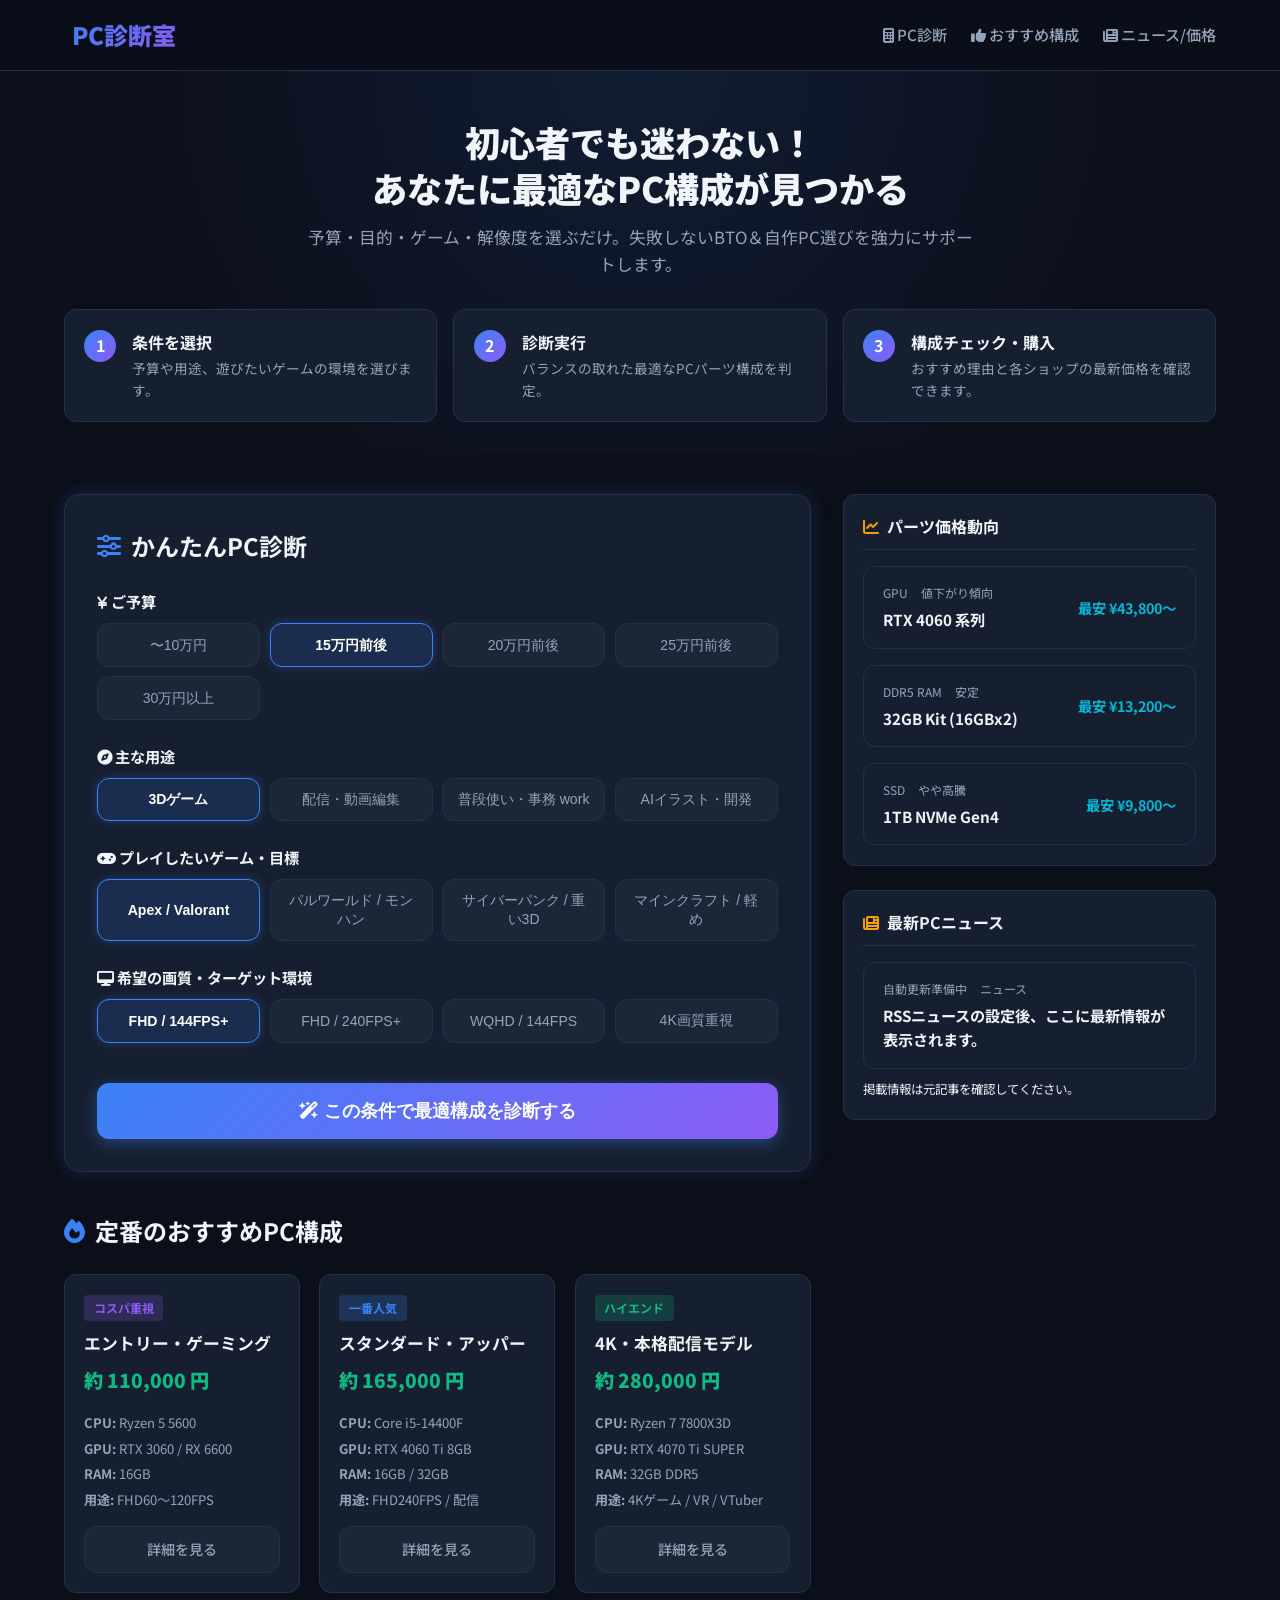
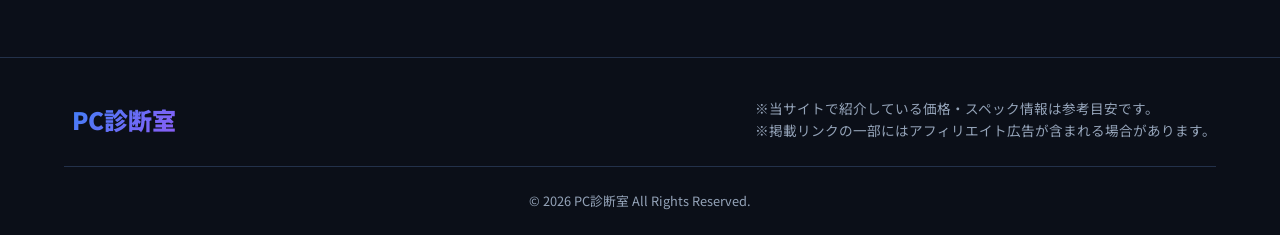
<file: pc_shindan_auto_starter/pc_shindan_auto_starter/index.html>
<!DOCTYPE html>
<html lang="ja">
<head>
    <meta charset="UTF-8">
    <meta name="viewport" content="width=device-width, initial-scale=1.0">
    <title>PC診断室 - 自分に最適なBTO/自作PC構成が見つかるサイト</title>
    <!-- Google Fonts & Font Awesome Icons -->
    <link rel="preconnect" href="https://fonts.googleapis.com">
    <link rel="preconnect" href="https://fonts.gstatic.com" crossorigin>
    <link href="https://fonts.googleapis.com/css2?family=Noto+Sans+JP:wght@400;500;700;900&display=swap" rel="stylesheet">
    <link rel="stylesheet" href="https://cdnjs.cloudflare.com/ajax/libs/font-awesome/6.4.0/css/all.min.css">

    <style>
        /* ==========================================================================
           デザインコンセプト：ダークテーマ / 横長カード / 3列レイアウト / ネオンアクセント
           ========================================================================== */
        :root {
            --bg-color: #0b0f19;
            --card-bg: #161f30;
            --card-border: #23314a;
            --card-hover-border: #3b82f6;
            --text-main: #f1f5f9;
            --text-muted: #94a3b8;
            --accent-blue: #3b82f6;
            --accent-cyan: #06b6d4;
            --accent-purple: #8b5cf6;
            --accent-green: #10b981;
            --accent-orange: #f59e0b;
            --gradient-accent: linear-gradient(135deg, #3b82f6 0%, #8b5cf6 100%);
            --radius-md: 12px;
            --radius-lg: 16px;
            --shadow-glow: 0 0 20px rgba(59, 130, 246, 0.2);
            --transition: all 0.3s cubic-bezier(0.4, 0, 0.2, 1);
        }

        * {
            box-sizing: border-box;
            margin: 0;
            padding: 0;
        }

        body {
            background-color: var(--bg-color);
            color: var(--text-main);
            font-family: 'Noto Sans JP', sans-serif;
            line-height: 1.6;
            -webkit-font-smoothing: antialiased;
        }

        a {
            color: inherit;
            text-decoration: none;
        }

        /* ヘッダー */
        header {
            background: rgba(11, 15, 25, 0.85);
            backdrop-filter: blur(12px);
            border-bottom: 1px solid var(--card-border);
            position: sticky;
            top: 0;
            z-index: 100;
            padding: 1rem 0;
        }

        .container {
            max-width: 1200px;
            margin: 0 auto;
            padding: 0 1.5rem;
        }

        .header-inner {
            display: flex;
            justify-content: space-between;
            align-items: center;
        }

        .logo {
            font-size: 1.5rem;
            font-weight: 900;
            background: var(--gradient-accent);
            -webkit-background-clip: text;
            -webkit-text-fill-color: transparent;
            display: flex;
            align-items: center;
            gap: 0.5rem;
        }

        .nav-links {
            display: flex;
            gap: 1.5rem;
            list-style: none;
        }

        .nav-links a {
            color: var(--text-muted);
            font-size: 0.95rem;
            font-weight: 500;
            transition: var(--transition);
        }

        .nav-links a:hover {
            color: var(--accent-blue);
        }

        /* ヒーローセクション */
        .hero {
            padding: 3rem 0 2rem;
            text-align: center;
            background: radial-gradient(circle at top, rgba(59, 130, 246, 0.12) 0%, transparent 70%);
        }

        .hero h1 {
            font-size: 2.2rem;
            font-weight: 900;
            margin-bottom: 0.8rem;
            line-height: 1.3;
        }

        .hero p {
            color: var(--text-muted);
            font-size: 1.05rem;
            max-width: 680px;
            margin: 0 auto 1.5rem;
        }

        /* 初めての人向けの使い方ステップ */
        .how-to-steps {
            display: grid;
            grid-template-columns: repeat(3, 1fr);
            gap: 1rem;
            margin-top: 2rem;
            text-align: left;
        }

        .step-card {
            background: var(--card-bg);
            border: 1px solid var(--card-border);
            border-radius: var(--radius-md);
            padding: 1.2rem;
            display: flex;
            align-items: flex-start;
            gap: 1rem;
        }

        .step-number {
            background: var(--gradient-accent);
            color: #fff;
            width: 32px;
            height: 32px;
            border-radius: 50%;
            display: flex;
            align-items: center;
            justify-content: center;
            font-weight: 700;
            flex-shrink: 0;
        }

        .step-info h4 {
            font-size: 1rem;
            margin-bottom: 0.2rem;
        }

        .step-info p {
            font-size: 0.85rem;
            color: var(--text-muted);
            margin: 0;
        }

        /* セクション共通 */
        .section-title {
            font-size: 1.5rem;
            font-weight: 700;
            margin-bottom: 1.5rem;
            display: flex;
            align-items: center;
            gap: 0.6rem;
        }

        .section-title i {
            color: var(--accent-blue);
        }

        .main-grid {
            display: grid;
            grid-template-columns: 2fr 1fr;
            gap: 2rem;
            margin-top: 2.5rem;
        }

        /* PC診断カード（インタラクティブ） */
        .diagnosis-card {
            background: var(--card-bg);
            border: 1px solid var(--card-border);
            border-radius: var(--radius-lg);
            padding: 2rem;
            box-shadow: var(--shadow-glow);
        }

        .form-group {
            margin-bottom: 1.5rem;
        }

        .form-label {
            display: block;
            font-size: 0.95rem;
            font-weight: 700;
            margin-bottom: 0.6rem;
            color: var(--text-main);
        }

        .options-grid {
            display: grid;
            grid-template-columns: repeat(auto-fit, minmax(130px, 1fr));
            gap: 0.6rem;
        }

        .option-btn {
            background: rgba(255, 255, 255, 0.03);
            border: 1px solid var(--card-border);
            color: var(--text-muted);
            padding: 0.7rem 0.9rem;
            border-radius: var(--radius-md);
            cursor: pointer;
            font-size: 0.88rem;
            font-weight: 500;
            transition: var(--transition);
            text-align: center;
        }

        .option-btn:hover {
            border-color: var(--accent-blue);
            color: var(--text-main);
        }

        .option-btn.active {
            background: rgba(59, 130, 246, 0.15);
            border-color: var(--accent-blue);
            color: #fff;
            font-weight: 700;
            box-shadow: 0 0 10px rgba(59, 130, 246, 0.3);
        }

        .btn-submit {
            width: 100%;
            background: var(--gradient-accent);
            border: none;
            color: #fff;
            padding: 1rem;
            border-radius: var(--radius-md);
            font-size: 1.1rem;
            font-weight: 700;
            cursor: pointer;
            transition: var(--transition);
            margin-top: 1rem;
            box-shadow: 0 4px 15px rgba(59, 130, 246, 0.4);
        }

        .btn-submit:hover {
            opacity: 0.92;
            transform: translateY(-2px);
        }

        /* 診断結果表示エリア */
        .result-box {
            margin-top: 2rem;
            padding-top: 2rem;
            border-top: 1px dashed var(--card-border);
            display: none;
        }

        .result-box.active {
            display: block;
            animation: fadeIn 0.4s ease-out;
        }

        @keyframes fadeIn {
            from { opacity: 0; transform: translateY(10px); }
            to { opacity: 1; transform: translateY(0); }
        }

        .result-header {
            display: flex;
            justify-content: space-between;
            align-items: center;
            margin-bottom: 1.2rem;
            background: rgba(59, 130, 246, 0.1);
            padding: 1rem 1.2rem;
            border-radius: var(--radius-md);
            border-left: 4px solid var(--accent-blue);
        }

        .result-title {
            font-size: 1.2rem;
            font-weight: 700;
            color: #fff;
        }

        .result-price {
            font-size: 1.3rem;
            font-weight: 900;
            color: var(--accent-green);
        }

        .spec-list {
            display: grid;
            grid-template-columns: 1fr 1fr;
            gap: 0.8rem;
            margin-bottom: 1.5rem;
        }

        .spec-item {
            background: rgba(0, 0, 0, 0.2);
            padding: 0.8rem 1rem;
            border-radius: var(--radius-md);
            border: 1px solid var(--card-border);
        }

        .spec-item-label {
            font-size: 0.78rem;
            color: var(--text-muted);
            margin-bottom: 0.2rem;
            display: flex;
            align-items: center;
            gap: 0.4rem;
        }

        .spec-item-val {
            font-size: 0.95rem;
            font-weight: 700;
            color: var(--text-main);
        }

        .affiliate-btn {
            display: flex;
            align-items: center;
            justify-content: center;
            gap: 0.5rem;
            background: linear-gradient(135deg, #10b981 0%, #059669 100%);
            color: #fff;
            padding: 0.85rem 1.2rem;
            border-radius: var(--radius-md);
            font-weight: 700;
            text-align: center;
            transition: var(--transition);
        }

        .affiliate-btn:hover {
            opacity: 0.9;
            box-shadow: 0 0 15px rgba(16, 185, 129, 0.4);
        }

        /* 3列カードセクション（おすすめPC構成 / パーツ比較） */
        .cards-3col {
            display: grid;
            grid-template-columns: repeat(3, 1fr);
            gap: 1.2rem;
            margin-top: 1rem;
        }

        .recommend-card {
            background: var(--card-bg);
            border: 1px solid var(--card-border);
            border-radius: var(--radius-md);
            padding: 1.2rem;
            transition: var(--transition);
            display: flex;
            flex-direction: column;
            justify-content: space-between;
        }

        .recommend-card:hover {
            border-color: var(--card-hover-border);
            transform: translateY(-3px);
        }

        .recommend-card .badge {
            display: inline-block;
            background: rgba(139, 92, 246, 0.2);
            color: var(--accent-purple);
            font-size: 0.75rem;
            padding: 0.2rem 0.6rem;
            border-radius: 4px;
            font-weight: 700;
            margin-bottom: 0.6rem;
            width: fit-content;
        }

        .recommend-card h3 {
            font-size: 1.05rem;
            margin-bottom: 0.5rem;
        }

        .recommend-card .price {
            font-size: 1.2rem;
            font-weight: 900;
            color: var(--accent-green);
            margin-bottom: 1rem;
        }

        .recommend-card ul {
            list-style: none;
            font-size: 0.82rem;
            color: var(--text-muted);
            margin-bottom: 1rem;
        }

        .recommend-card ul li {
            margin-bottom: 0.3rem;
            white-space: nowrap;
            overflow: hidden;
            text-overflow: ellipsis;
        }

        /* 横長カード（ニュース ＆ 価格情報） */
        .horizontal-card-list {
            display: flex;
            flex-direction: column;
            gap: 1rem;
        }

        .horizontal-card {
            background: var(--card-bg);
            border: 1px solid var(--card-border);
            border-radius: var(--radius-md);
            padding: 1rem 1.2rem;
            display: flex;
            justify-content: space-between;
            align-items: center;
            gap: 1rem;
            transition: var(--transition);
        }

        .horizontal-card:hover {
            border-color: var(--accent-blue);
            background: rgba(22, 31, 48, 0.8);
        }

        .horizontal-info {
            flex: 1;
        }

        .horizontal-meta {
            display: flex;
            gap: 0.8rem;
            font-size: 0.75rem;
            color: var(--text-muted);
            margin-bottom: 0.3rem;
        }

        .horizontal-title {
            font-size: 0.95rem;
            font-weight: 700;
            color: var(--text-main);
        }

        .price-badge {
            font-weight: 700;
            color: var(--accent-cyan);
            font-size: 0.9rem;
            white-space: nowrap;
        }

        /* サイドバー（パーツ価格動向・ニュース） */
        .sidebar {
            display: flex;
            flex-direction: column;
            gap: 1.5rem;
        }

        .sidebar-widget {
            background: var(--card-bg);
            border: 1px solid var(--card-border);
            border-radius: var(--radius-md);
            padding: 1.2rem;
        }

        .widget-title {
            font-size: 1rem;
            font-weight: 700;
            margin-bottom: 1rem;
            display: flex;
            align-items: center;
            gap: 0.5rem;
            border-bottom: 1px solid var(--card-border);
            padding-bottom: 0.6rem;
        }

        .widget-title i {
            color: var(--accent-orange);
        }

        /* フッター */
        footer {
            margin-top: 4rem;
            background: rgba(11, 15, 25, 0.95);
            border-top: 1px solid var(--card-border);
            padding: 2.5rem 0 1.5rem;
            color: var(--text-muted);
            font-size: 0.85rem;
        }

        .footer-inner {
            display: flex;
            justify-content: space-between;
            align-items: center;
            margin-bottom: 1.5rem;
        }

        .footer-copy {
            text-align: center;
            border-top: 1px solid var(--card-border);
            padding-top: 1.5rem;
            font-size: 0.8rem;
        }

        /* ==========================================================================
           レスポンシブ（スマホ表示改善）
           ========================================================================== */
        @media (max-width: 992px) {
            .main-grid {
                grid-template-columns: 1fr;
            }
            .cards-3col {
                grid-template-columns: repeat(2, 1fr);
            }
        }

        @media (max-width: 768px) {
            .hero h1 {
                font-size: 1.6rem;
            }
            .how-to-steps {
                grid-template-columns: 1fr;
            }
            .cards-3col {
                grid-template-columns: 1fr;
            }
            .spec-list {
                grid-template-columns: 1fr;
            }
            .horizontal-card {
                flex-direction: column;
                align-items: flex-start;
            }
            .price-badge {
                align-self: flex-end;
            }
        }
    </style>
</head>
<body>

    <!-- ヘッダー -->
    <header>
        <div class="container header-inner">
            <a href="#" class="logo">
                <i class="fa-solid font-awesome-desktop"></i>
                <span>PC診断室</span>
            </a>
            <ul class="nav-links">
                <li><a href="#diagnosis"><i class="fa-solid fa-calculator"></i> PC診断</a></li>
                <li><a href="#recommend"><i class="fa-solid fa-thumbs-up"></i> おすすめ構成</a></li>
                <li><a href="#news"><i class="fa-solid fa-newspaper"></i> ニュース/価格</a></li>
            </ul>
        </div>
    </header>

    <!-- ヒーローセクション -->
    <section class="hero">
        <div class="container">
            <h1>初心者でも迷わない！<br>あなたに最適なPC構成が見つかる</h1>
            <p>予算・目的・ゲーム・解像度を選ぶだけ。失敗しないBTO＆自作PC選びを強力にサポートします。</p>

            <!-- 使い方ガイド -->
            <div class="how-to-steps">
                <div class="step-card">
                    <div class="step-number">1</div>
                    <div class="step-info">
                        <h4>条件を選択</h4>
                        <p>予算や用途、遊びたいゲームの環境を選びます。</p>
                    </div>
                </div>
                <div class="step-card">
                    <div class="step-number">2</div>
                    <div class="step-info">
                        <h4>診断実行</h4>
                        <p>バランスの取れた最適なPCパーツ構成を判定。</p>
                    </div>
                </div>
                <div class="step-card">
                    <div class="step-number">3</div>
                    <div class="step-info">
                        <h4>構成チェック・購入</h4>
                        <p>おすすめ理由と各ショップの最新価格を確認できます。</p>
                    </div>
                </div>
            </div>
        </div>
    </section>

    <!-- メインコンテンツ -->
    <div class="container">
        <div class="main-grid">
            
            <!-- メインカラム: 診断フォーム & 結果 -->
            <div>
                <!-- PC診断カード -->
                <section id="diagnosis" class="diagnosis-card">
                    <h2 class="section-title"><i class="fa-solid fa-sliders"></i> かんたんPC診断</h2>
                    
                    <!-- 質問1: 予算 -->
                    <div class="form-group">
                        <label class="form-label"><i class="fa-solid fa-yen-sign"></i> ご予算</label>
                        <div class="options-grid" id="budget-options">
                            <button class="option-btn" data-value="10">〜10万円</button>
                            <button class="option-btn active" data-value="15">15万円前後</button>
                            <button class="option-btn" data-value="20">20万円前後</button>
                            <button class="option-btn" data-value="25">25万円前後</button>
                            <button class="option-btn" data-value="30">30万円以上</button>
                        </div>
                    </div>

                    <!-- 質問2: 主な用途 -->
                    <div class="form-group">
                        <label class="form-label"><i class="fa-solid fa-compass"></i> 主な用途</label>
                        <div class="options-grid" id="use-options">
                            <button class="option-btn active" data-value="game">3Dゲーム</button>
                            <button class="option-btn" data-value="stream">配信・動画編集</button>
                            <button class="option-btn" data-value="work">普段使い・事務 work</button>
                            <button class="option-btn" data-value="ai">AIイラスト・開発</button>
                        </div>
                    </div>

                    <!-- 質問3: プレイしたいゲーム -->
                    <div class="form-group">
                        <label class="form-label"><i class="fa-solid fa-gamepad"></i> プレイしたいゲーム・目標</label>
                        <div class="options-grid" id="game-options">
                            <button class="option-btn active" data-value="apex">Apex / Valorant</button>
                            <button class="option-btn" data-value="palworld">パルワールド / モンハン</button>
                            <button class="option-btn" data-value="cyberpunk">サイバーパンク / 重い3D</button>
                            <button class="option-btn" data-value="light">マインクラフト / 軽め</button>
                        </div>
                    </div>

                    <!-- 質問4: 解像度 ＆ FPS -->
                    <div class="form-group">
                        <label class="form-label"><i class="fa-solid fa-desktop"></i> 希望の画質・ターゲット環境</label>
                        <div class="options-grid" id="res-options">
                            <button class="option-btn active" data-value="fhd144">FHD / 144FPS+</button>
                            <button class="option-btn" data-value="fhd240">FHD / 240FPS+</button>
                            <button class="option-btn" data-value="wqhd">WQHD / 144FPS</button>
                            <button class="option-btn" data-value="4k">4K画質重視</button>
                        </div>
                    </div>

                    <button class="btn-submit" id="submit-btn"><i class="fa-solid fa-wand-magic-sparkles"></i> この条件で最適構成を診断する</button>

                    <!-- 診断結果表示ボックス -->
                    <div class="result-box" id="result-box">
                        <div class="result-header">
                            <div>
                                <span style="font-size: 0.8rem; color: var(--text-muted);">あなたにぴったりの構成</span>
                                <div class="result-title" id="result-title">ミドルレンジ・ゲーミングモデル</div>
                            </div>
                            <div class="result-price" id="result-price">約 155,000 円</div>
                        </div>

                        <p style="font-size: 0.88rem; color: var(--text-muted); margin-bottom: 1rem;" id="result-desc">
                            FHD環境でApexやFPSゲームを快適に144FPS以上でプレイできる、コスパ最強の構成です。
                        </p>

                        <div class="spec-list">
                            <div class="spec-item">
                                <div class="spec-item-label"><i class="fa-solid fa-microchip"></i> CPU</div>
                                <div class="spec-item-val" id="spec-cpu">Intel Core i5-14400F</div>
                            </div>
                            <div class="spec-item">
                                <div class="spec-item-label"><i class="fa-solid fa-tv"></i> GPU（グラボ）</div>
                                <div class="spec-item-val" id="spec-gpu">NVIDIA GeForce RTX 4060 8GB</div>
                            </div>
                            <div class="spec-item">
                                <div class="spec-item-label"><i class="fa-solid fa-memory"></i> メモリ (RAM)</div>
                                <div class="spec-item-val" id="spec-ram">16GB (DDR4 / DDR5)</div>
                            </div>
                            <div class="spec-item">
                                <div class="spec-item-label"><i class="fa-solid fa-hard-drive"></i> ストレージ</div>
                                <div class="spec-item-val" id="spec-ssd">1TB NVMe M.2 SSD</div>
                            </div>
                        </div>

                        <!-- アフィリエイト用ボタン（将来の収益化リンク） -->
                        <a href="#" class="affiliate-btn" id="affiliate-link" target="_blank">
                            <i class="fa-solid fa-cart-shopping"></i> この構成に近いBTO PCをショップで探す (提携リンク)
                        </a>
                    </div>
                </section>

                <!-- 3列構成: 人気のおすすめプリセット -->
                <section id="recommend" style="margin-top: 2.5rem;">
                    <h2 class="section-title"><i class="fa-solid fa-fire"></i> 定番のおすすめPC構成</h2>
                    <div class="cards-3col">
                        <!-- カード 1 -->
                        <div class="recommend-card">
                            <div>
                                <span class="badge">コスパ重視</span>
                                <h3>エントリー・ゲーミング</h3>
                                <div class="price">約 110,000 円</div>
                                <ul>
                                    <li><strong>CPU:</strong> Ryzen 5 5600</li>
                                    <li><strong>GPU:</strong> RTX 3060 / RX 6600</li>
                                    <li><strong>RAM:</strong> 16GB</li>
                                    <li><strong>用途:</strong> FHD60〜120FPS</li>
                                </ul>
                            </div>
                            <a href="#" class="option-btn" style="display:block; text-align:center;">詳細を見る</a>
                        </div>
                        <!-- カード 2 -->
                        <div class="recommend-card">
                            <div>
                                <span class="badge" style="background: rgba(59, 130, 246, 0.2); color: var(--accent-blue);">一番人気</span>
                                <h3>スタンダード・アッパー</h3>
                                <div class="price">約 165,000 円</div>
                                <ul>
                                    <li><strong>CPU:</strong> Core i5-14400F</li>
                                    <li><strong>GPU:</strong> RTX 4060 Ti 8GB</li>
                                    <li><strong>RAM:</strong> 16GB / 32GB</li>
                                    <li><strong>用途:</strong> FHD240FPS / 配信</li>
                                </ul>
                            </div>
                            <a href="#" class="option-btn" style="display:block; text-align:center;">詳細を見る</a>
                        </div>
                        <!-- カード 3 -->
                        <div class="recommend-card">
                            <div>
                                <span class="badge" style="background: rgba(16, 185, 129, 0.2); color: var(--accent-green);">ハイエンド</span>
                                <h3>4K・本格配信モデル</h3>
                                <div class="price">約 280,000 円</div>
                                <ul>
                                    <li><strong>CPU:</strong> Ryzen 7 7800X3D</li>
                                    <li><strong>GPU:</strong> RTX 4070 Ti SUPER</li>
                                    <li><strong>RAM:</strong> 32GB DDR5</li>
                                    <li><strong>用途:</strong> 4Kゲーム / VR / VTuber</li>
                                </ul>
                            </div>
                            <a href="#" class="option-btn" style="display:block; text-align:center;">詳細を見る</a>
                        </div>
                    </div>
                </section>
            </div>

            <!-- サイドバー: ニュース ＆ 価格情報（横長カード・アフィリエイト拡張用） -->
            <aside class="sidebar" id="news">
                
                <!-- パーツ価格速報（横長カードデザイン） -->
                <div class="sidebar-widget">
                    <h3 class="widget-title"><i class="fa-solid fa-chart-line"></i> パーツ価格動向</h3>
                    <div class="horizontal-card-list">
                        <div class="horizontal-card">
                            <div class="horizontal-info">
                                <div class="horizontal-meta"><span>GPU</span><span>値下がり傾向</span></div>
                                <div class="horizontal-title">RTX 4060 系列</div>
                            </div>
                            <div class="price-badge">最安 ¥43,800〜</div>
                        </div>
                        <div class="horizontal-card">
                            <div class="horizontal-info">
                                <div class="horizontal-meta"><span>DDR5 RAM</span><span>安定</span></div>
                                <div class="horizontal-title">32GB Kit (16GBx2)</div>
                            </div>
                            <div class="price-badge">最安 ¥13,200〜</div>
                        </div>
                        <div class="horizontal-card">
                            <div class="horizontal-info">
                                <div class="horizontal-meta"><span>SSD</span><span>やや高騰</span></div>
                                <div class="horizontal-title">1TB NVMe Gen4</div>
                            </div>
                            <div class="price-badge">最安 ¥9,800〜</div>
                        </div>
                    </div>
                </div>

                <!-- 最新PCニュース -->
                <div class="sidebar-widget">
                    <h3 class="widget-title"><i class="fa-solid fa-newspaper"></i> 最新PCニュース</h3>
                    <div class="horizontal-card-list" id="auto-news-list">
                        <div class="horizontal-card">
                            <div class="horizontal-info">
                                <div class="horizontal-meta"><span>自動更新準備中</span><span>ニュース</span></div>
                                <div class="horizontal-title">RSSニュースの設定後、ここに最新情報が表示されます。</div>
                            </div>
                        </div>
                    </div>
                    <p class="muted" id="auto-news-status" style="font-size:.78rem;margin-top:.7rem;">
                        掲載情報は元記事を確認してください。
                    </p>
                </div>

            </aside>
        </div>
    </div>

    <!-- フッター -->
    <footer>
        <div class="container">
            <div class="footer-inner">
                <div class="logo">
                    <i class="fa-solid font-awesome-desktop"></i>
                    <span>PC診断室</span>
                </div>
                <p style="font-size: 0.85rem; color: var(--text-muted);">
                    ※当サイトで紹介している価格・スペック情報は参考目安です。<br>
                    ※掲載リンクの一部にはアフィリエイト広告が含まれる場合があります。
                </p>
            </div>
            <div class="footer-copy">
                &copy; 2026 PC診断室 All Rights Reserved.
            </div>
        </div>
    </footer>

    <!-- インタラクティブ診断ロジック JavaScript -->
    <script>
        document.addEventListener('DOMContentLoaded', () => {
            // オプションボタンの単一選択切り替え
            const setupOptionGroup = (groupId) => {
                const container = document.getElementById(groupId);
                if (!container) return;
                const buttons = container.querySelectorAll('.option-btn');
                buttons.forEach(btn => {
                    btn.addEventListener('click', () => {
                        buttons.forEach(b => b.classList.remove('active'));
                        btn.classList.add('active');
                    });
                });
            };

            setupOptionGroup('budget-options');
            setupOptionGroup('use-options');
            setupOptionGroup('game-options');
            setupOptionGroup('res-options');

            // 診断実行
            const submitBtn = document.getElementById('submit-btn');
            const resultBox = document.getElementById('result-box');

            submitBtn.addEventListener('click', () => {
                // 選択肢の値を取得
                const budget = document.querySelector('#budget-options .option-btn.active')?.dataset.value || '15';
                const use = document.querySelector('#use-options .option-btn.active')?.dataset.value || 'game';
                const res = document.querySelector('#res-options .option-btn.active')?.dataset.value || 'fhd144';

                // 簡易判定ロジック
                let resultData = {
                    title: "エントリーゲーミングモデル",
                    price: "約 115,000 円",
                    desc: "FHD環境で一般的なゲームを快適に楽しめるコスパ優先の構成です。",
                    cpu: "Intel Core i3-14100F / Ryzen 5 5500",
                    gpu: "NVIDIA GeForce RTX 3060 12GB",
                    ram: "16GB DDR4",
                    ssd: "500GB NVMe M.2 SSD"
                };

                if (budget === '15' || res === 'fhd144') {
                    resultData = {
                        title: "ミドルレンジ・ゲーミングモデル",
                        price: "約 155,000 円",
                        desc: "FHD解像度で144FPS以上を維持しやすい、現在最もおすすめなバランス構成です。",
                        cpu: "Intel Core i5-14400F",
                        gpu: "NVIDIA GeForce RTX 4060 8GB",
                        ram: "16GB DDR5",
                        ssd: "1TB NVMe M.2 SSD"
                    };
                } else if (budget === '20' || res === 'fhd240' || res === 'wqhd') {
                    resultData = {
                        title: "アッパーミドル・ハイスペックモデル",
                        price: "約 215,000 円",
                        desc: "WQHD高画質でのゲームプレイや、FHD 240FPS張り付きを目指すゲーマー向け構成です。",
                        cpu: "AMD Ryzen 7 5700X / Core i5-14500",
                        gpu: "NVIDIA GeForce RTX 4060 Ti 16GB / RTX 4070",
                        ram: "32GB DDR5",
                        ssd: "1TB NVMe M.2 SSD"
                    };
                } else if (parseInt(budget) >= 25 || res === '4k' || use === 'ai') {
                    resultData = {
                        title: "プレミアム・ハイエンドモデル",
                        price: "約 298,000 円",
                        desc: "4K高画質ゲーミング、AIイラスト生成、重い動画編集・配信も余裕でこなせる高耐久構成です。",
                        cpu: "AMD Ryzen 7 7800X3D",
                        gpu: "NVIDIA GeForce RTX 4070 Ti SUPER 16GB",
                        ram: "32GB / 64GB DDR5",
                        ssd: "2TB Gen4 NVMe M.2 SSD"
                    };
                }

                // 結果を画面に反映
                document.getElementById('result-title').textContent = resultData.title;
                document.getElementById('result-price').textContent = resultData.price;
                document.getElementById('result-desc').textContent = resultData.desc;
                document.getElementById('spec-cpu').textContent = resultData.cpu;
                document.getElementById('spec-gpu').textContent = resultData.gpu;
                document.getElementById('spec-ram').textContent = resultData.ram;
                document.getElementById('spec-ssd').textContent = resultData.ssd;

                // 結果領域を表示してスムーズスクロール
                resultBox.classList.add('active');
                resultBox.scrollIntoView({ behavior: 'smooth', block: 'nearest' });
            });
        });

        // 公開サイト上で news.json を読み込み、RSSから収集した記事を表示する
        document.addEventListener('DOMContentLoaded', async () => {
            const list = document.getElementById('auto-news-list');
            const status = document.getElementById('auto-news-status');
            if (!list || !status) return;

            try {
                const response = await fetch('./news.json', { cache: 'no-store' });
                if (!response.ok) throw new Error('news.json がまだありません');
                const articles = await response.json();
                if (!Array.isArray(articles) || articles.length === 0) {
                    status.textContent = '現在表示できるニュースはありません。';
                    return;
                }

                list.replaceChildren();
                articles.slice(0, 8).forEach(article => {
                    if (!article || typeof article.title !== 'string' ||
                        typeof article.link !== 'string' ||
                        !/^https?:\\/\\//i.test(article.link)) return;

                    const card = document.createElement('a');
                    card.className = 'horizontal-card';
                    card.href = article.link;
                    card.target = '_blank';
                    card.rel = 'noopener noreferrer';

                    const info = document.createElement('div');
                    info.className = 'horizontal-info';

                    const meta = document.createElement('div');
                    meta.className = 'horizontal-meta';
                    const date = document.createElement('span');
                    date.textContent = article.date || '日付不明';
                    const category = document.createElement('span');
                    category.textContent = article.source || 'PCニュース';
                    meta.append(date, category);

                    const title = document.createElement('div');
                    title.className = 'horizontal-title';
                    title.textContent = article.title;

                    info.append(meta, title);
                    card.append(info);
                    list.append(card);
                });
                status.textContent = 'RSSから取得した記事です。詳細・正確性はリンク先の元記事で確認してください。';
            } catch (error) {
                status.textContent = 'ニュース自動取得は未設定、またはまだ初回更新前です。設定ガイドを確認してください。';
            }
        });
    </script>
</body>
</html>
</file>
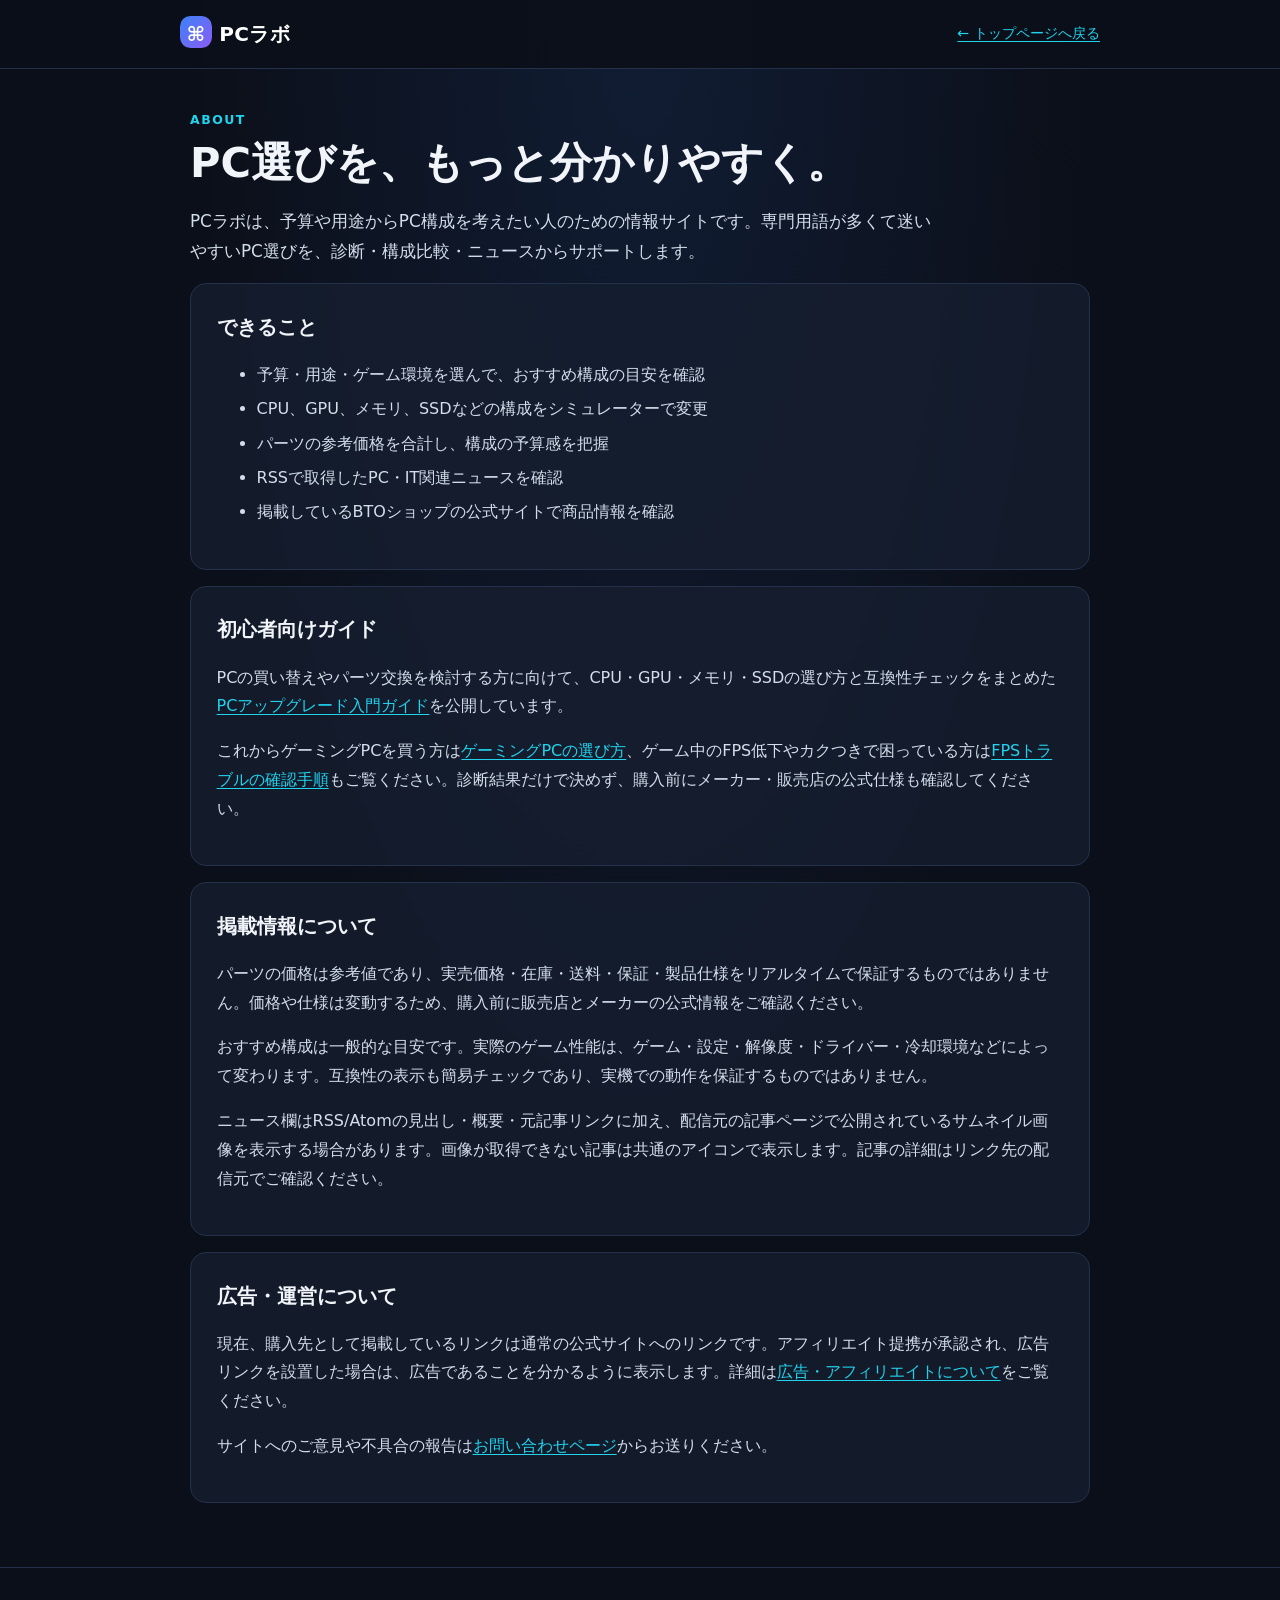
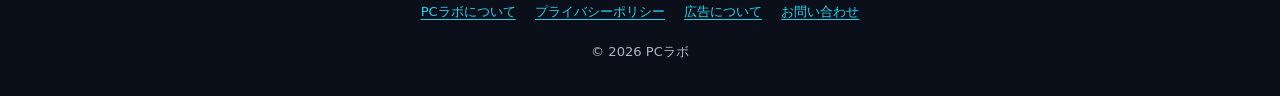
<file: about.html>
<!doctype html>
<html lang="ja">
<head><meta charset="utf-8"><meta name="viewport" content="width=device-width,initial-scale=1"><meta name="description" content="PCラボについて。PC構成診断、パーツ構成シミュレーター、参考価格、PCニュースの方針を紹介します。"><meta name="theme-color" content="#0b0f19">
<link rel="icon" type="image/svg+xml" href="./favicon.svg"><title>PCラボについて｜PCラボ</title><link rel="stylesheet" href="./info.css"></head>
<body><header class="site-header"><div class="header-inner"><a class="brand" href="./index.html"><span class="brand-mark" aria-hidden="true">⌘</span>PCラボ</a><a class="back-link" href="./index.html">← トップページへ戻る</a></div></header>
<main class="page"><div class="eyebrow">ABOUT</div><h1>PC選びを、もっと分かりやすく。</h1><p class="lead">PCラボは、予算や用途からPC構成を考えたい人のための情報サイトです。専門用語が多くて迷いやすいPC選びを、診断・構成比較・ニュースからサポートします。</p>
<section class="panel"><h2>できること</h2><ul><li>予算・用途・ゲーム環境を選んで、おすすめ構成の目安を確認</li><li>CPU、GPU、メモリ、SSDなどの構成をシミュレーターで変更</li><li>パーツの参考価格を合計し、構成の予算感を把握</li><li>RSSで取得したPC・IT関連ニュースを確認</li><li>掲載しているBTOショップの公式サイトで商品情報を確認</li></ul></section>
<section class="panel"><h2>初心者向けガイド</h2><p>PCの買い替えやパーツ交換を検討する方に向けて、CPU・GPU・メモリ・SSDの選び方と互換性チェックをまとめた<a href="./upgrade-guide.html">PCアップグレード入門ガイド</a>を公開しています。</p><p>これからゲーミングPCを買う方は<a href="./gaming-pc-guide.html">ゲーミングPCの選び方</a>、ゲーム中のFPS低下やカクつきで困っている方は<a href="./fps-troubleshooting.html">FPSトラブルの確認手順</a>もご覧ください。診断結果だけで決めず、購入前にメーカー・販売店の公式仕様も確認してください。</p></section>
<section class="panel"><h2>掲載情報について</h2><p>パーツの価格は参考値であり、実売価格・在庫・送料・保証・製品仕様をリアルタイムで保証するものではありません。価格や仕様は変動するため、購入前に販売店とメーカーの公式情報をご確認ください。</p><p>おすすめ構成は一般的な目安です。実際のゲーム性能は、ゲーム・設定・解像度・ドライバー・冷却環境などによって変わります。互換性の表示も簡易チェックであり、実機での動作を保証するものではありません。</p><p>ニュース欄はRSS/Atomの見出し・概要・元記事リンクに加え、配信元の記事ページで公開されているサムネイル画像を表示する場合があります。画像が取得できない記事は共通のアイコンで表示します。記事の詳細はリンク先の配信元でご確認ください。</p></section>
<section class="panel"><h2>広告・運営について</h2><p>現在、購入先として掲載しているリンクは通常の公式サイトへのリンクです。アフィリエイト提携が承認され、広告リンクを設置した場合は、広告であることを分かるように表示します。詳細は<a href="./affiliate.html">広告・アフィリエイトについて</a>をご覧ください。</p><p>サイトへのご意見や不具合の報告は<a href="./contact.html">お問い合わせページ</a>からお送りください。</p></section>
</main><footer class="site-footer"><nav class="footer-links" aria-label="サイト情報"><a href="./about.html">PCラボについて</a><a href="./privacy.html">プライバシーポリシー</a><a href="./affiliate.html">広告について</a><a href="./contact.html">お問い合わせ</a></nav>© 2026 PCラボ</footer></body></html>
</file>
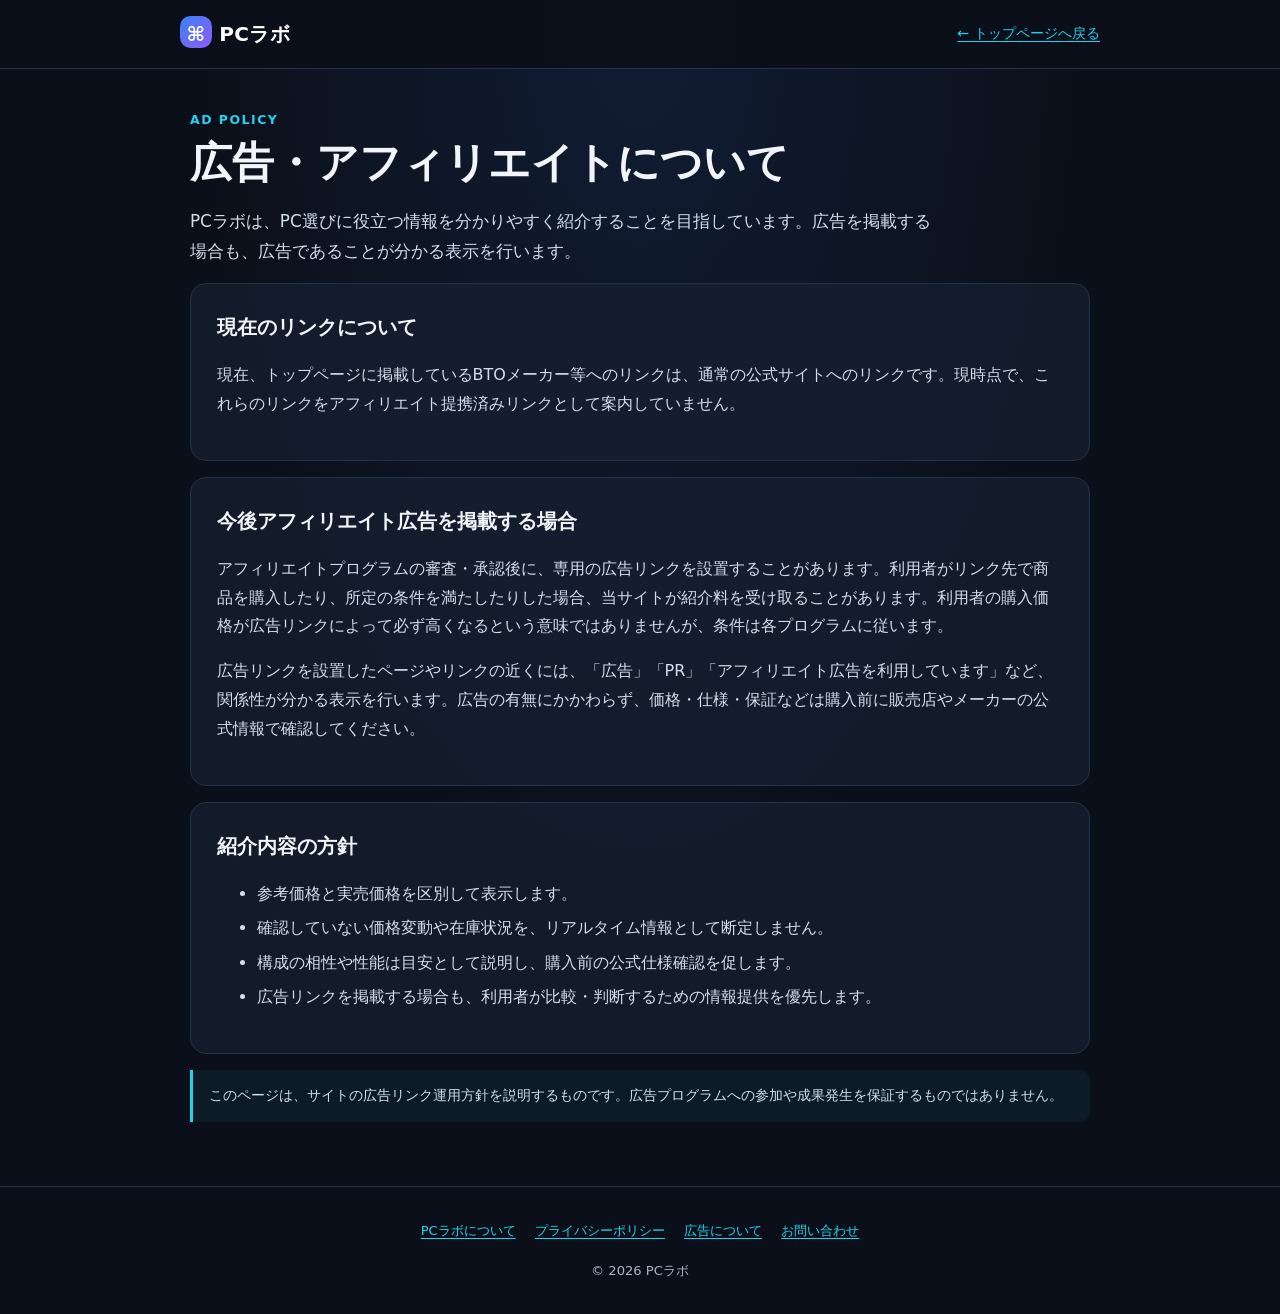
<file: affiliate.html>
<!doctype html>
<html lang="ja">
<head><meta charset="utf-8"><meta name="viewport" content="width=device-width,initial-scale=1"><meta name="description" content="PCラボの広告・アフィリエイトリンクに関する方針を説明します。"><meta name="theme-color" content="#0b0f19">
<link rel="icon" type="image/svg+xml" href="./favicon.svg"><title>広告・アフィリエイトについて｜PCラボ</title><link rel="stylesheet" href="./info.css"></head>
<body><header class="site-header"><div class="header-inner"><a class="brand" href="./index.html"><span class="brand-mark" aria-hidden="true">⌘</span>PCラボ</a><a class="back-link" href="./index.html">← トップページへ戻る</a></div></header>
<main class="page"><div class="eyebrow">AD POLICY</div><h1>広告・アフィリエイトについて</h1><p class="lead">PCラボは、PC選びに役立つ情報を分かりやすく紹介することを目指しています。広告を掲載する場合も、広告であることが分かる表示を行います。</p>
<section class="panel"><h2>現在のリンクについて</h2><p>現在、トップページに掲載しているBTOメーカー等へのリンクは、通常の公式サイトへのリンクです。現時点で、これらのリンクをアフィリエイト提携済みリンクとして案内していません。</p></section>
<section class="panel"><h2>今後アフィリエイト広告を掲載する場合</h2><p>アフィリエイトプログラムの審査・承認後に、専用の広告リンクを設置することがあります。利用者がリンク先で商品を購入したり、所定の条件を満たしたりした場合、当サイトが紹介料を受け取ることがあります。利用者の購入価格が広告リンクによって必ず高くなるという意味ではありませんが、条件は各プログラムに従います。</p><p>広告リンクを設置したページやリンクの近くには、「広告」「PR」「アフィリエイト広告を利用しています」など、関係性が分かる表示を行います。広告の有無にかかわらず、価格・仕様・保証などは購入前に販売店やメーカーの公式情報で確認してください。</p></section>
<section class="panel"><h2>紹介内容の方針</h2><ul><li>参考価格と実売価格を区別して表示します。</li><li>確認していない価格変動や在庫状況を、リアルタイム情報として断定しません。</li><li>構成の相性や性能は目安として説明し、購入前の公式仕様確認を促します。</li><li>広告リンクを掲載する場合も、利用者が比較・判断するための情報提供を優先します。</li></ul></section>
<p class="notice">このページは、サイトの広告リンク運用方針を説明するものです。広告プログラムへの参加や成果発生を保証するものではありません。</p></main>
<footer class="site-footer"><nav class="footer-links" aria-label="サイト情報"><a href="./about.html">PCラボについて</a><a href="./privacy.html">プライバシーポリシー</a><a href="./affiliate.html">広告について</a><a href="./contact.html">お問い合わせ</a></nav>© 2026 PCラボ</footer></body></html>
</file>
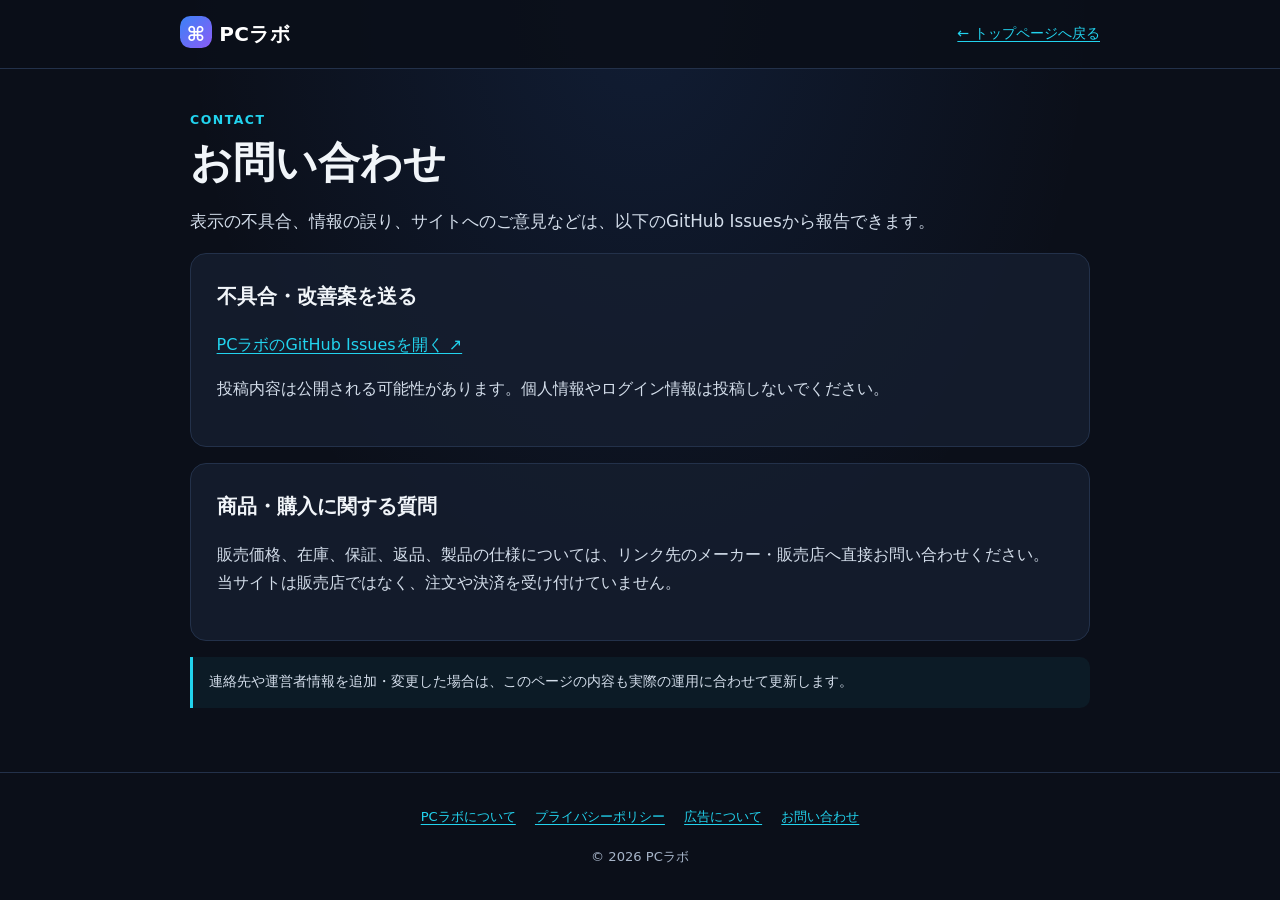
<file: contact.html>
<!doctype html>
<html lang="ja">
<head><meta charset="utf-8"><meta name="viewport" content="width=device-width,initial-scale=1"><meta name="description" content="PCラボへのご意見・不具合の報告方法をご案内します。"><meta name="theme-color" content="#0b0f19">
<link rel="icon" type="image/svg+xml" href="./favicon.svg"><title>お問い合わせ｜PCラボ</title><link rel="stylesheet" href="./info.css"></head>
<body><header class="site-header"><div class="header-inner"><a class="brand" href="./index.html"><span class="brand-mark" aria-hidden="true">⌘</span>PCラボ</a><a class="back-link" href="./index.html">← トップページへ戻る</a></div></header>
<main class="page"><div class="eyebrow">CONTACT</div><h1>お問い合わせ</h1><p class="lead">表示の不具合、情報の誤り、サイトへのご意見などは、以下のGitHub Issuesから報告できます。</p>
<section class="panel"><h2>不具合・改善案を送る</h2><p><a href="https://github.com/pc-lab-tech/pc-shindan/issues" target="_blank" rel="noopener noreferrer">PCラボのGitHub Issuesを開く ↗</a></p><p>投稿内容は公開される可能性があります。個人情報やログイン情報は投稿しないでください。</p></section>
<section class="panel"><h2>商品・購入に関する質問</h2><p>販売価格、在庫、保証、返品、製品の仕様については、リンク先のメーカー・販売店へ直接お問い合わせください。当サイトは販売店ではなく、注文や決済を受け付けていません。</p></section>
<p class="notice">連絡先や運営者情報を追加・変更した場合は、このページの内容も実際の運用に合わせて更新します。</p></main>
<footer class="site-footer"><nav class="footer-links" aria-label="サイト情報"><a href="./about.html">PCラボについて</a><a href="./privacy.html">プライバシーポリシー</a><a href="./affiliate.html">広告について</a><a href="./contact.html">お問い合わせ</a></nav>© 2026 PCラボ</footer></body></html>
</file>
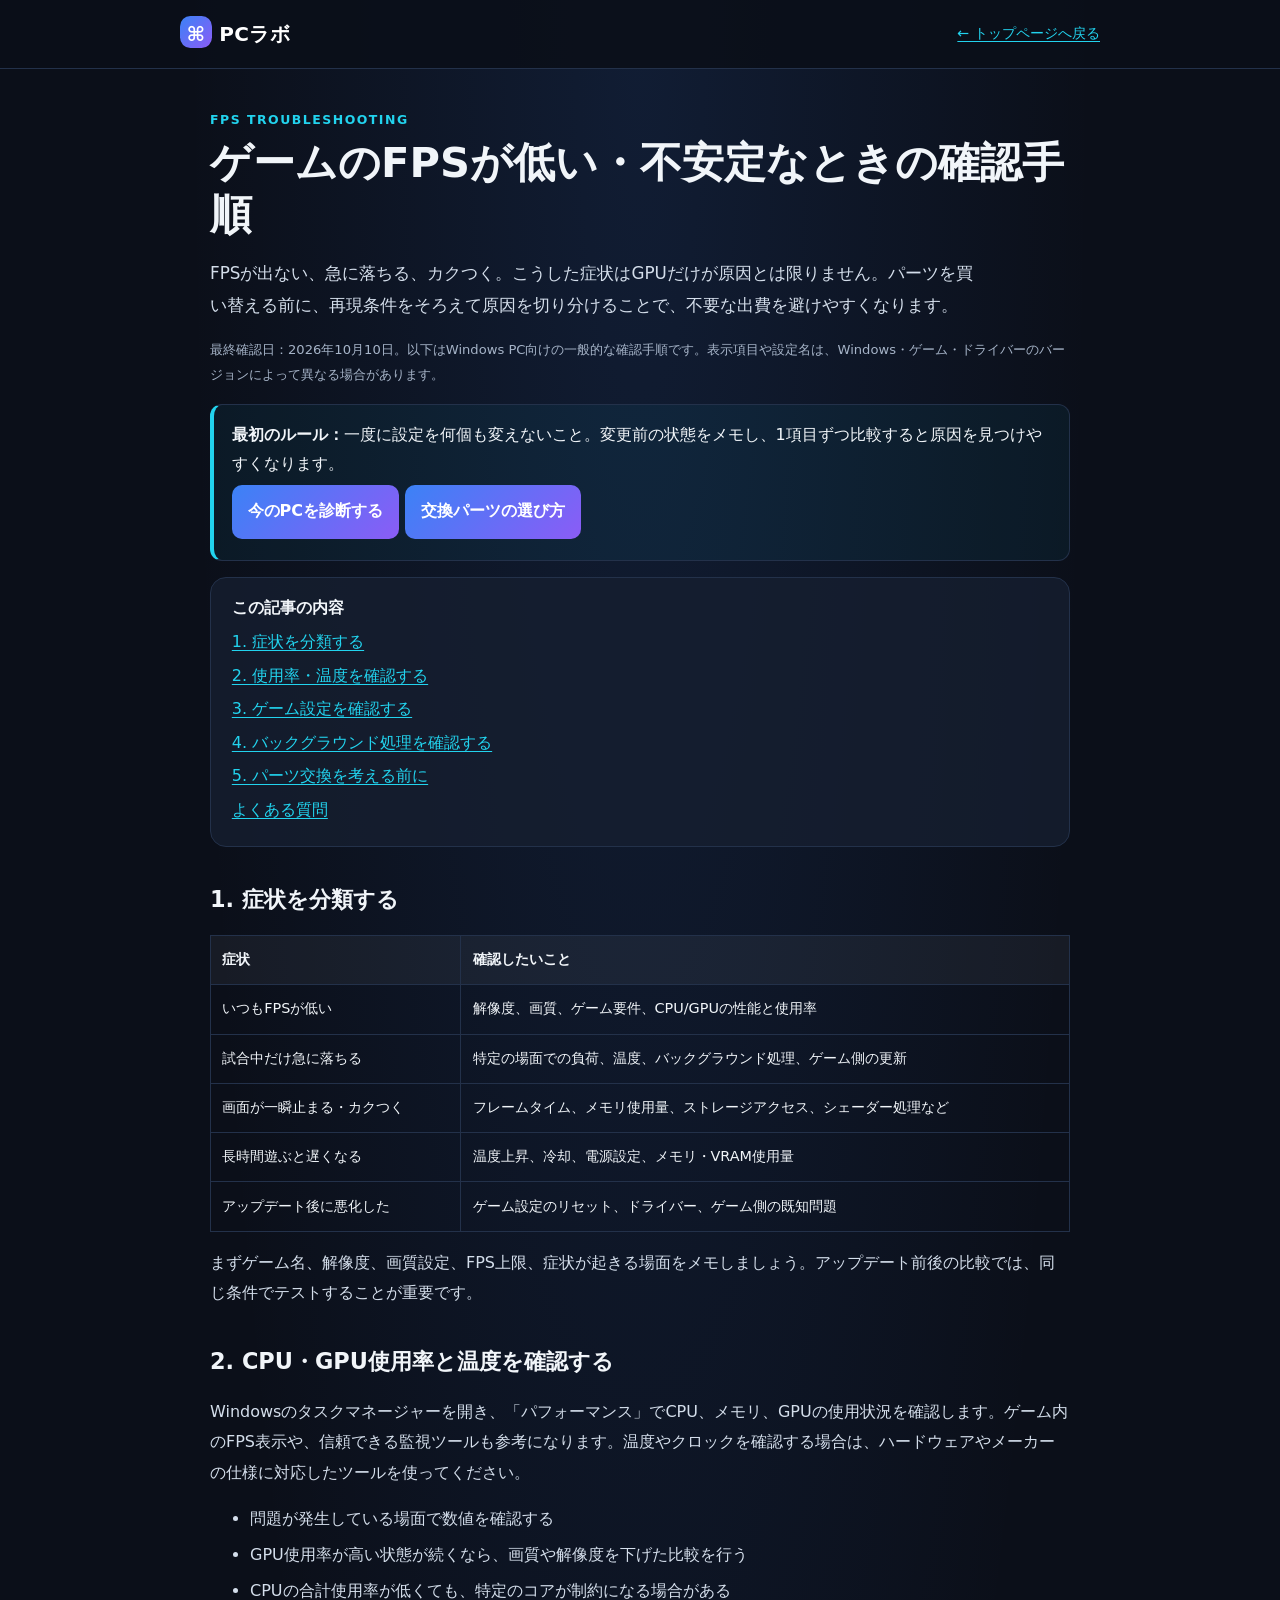
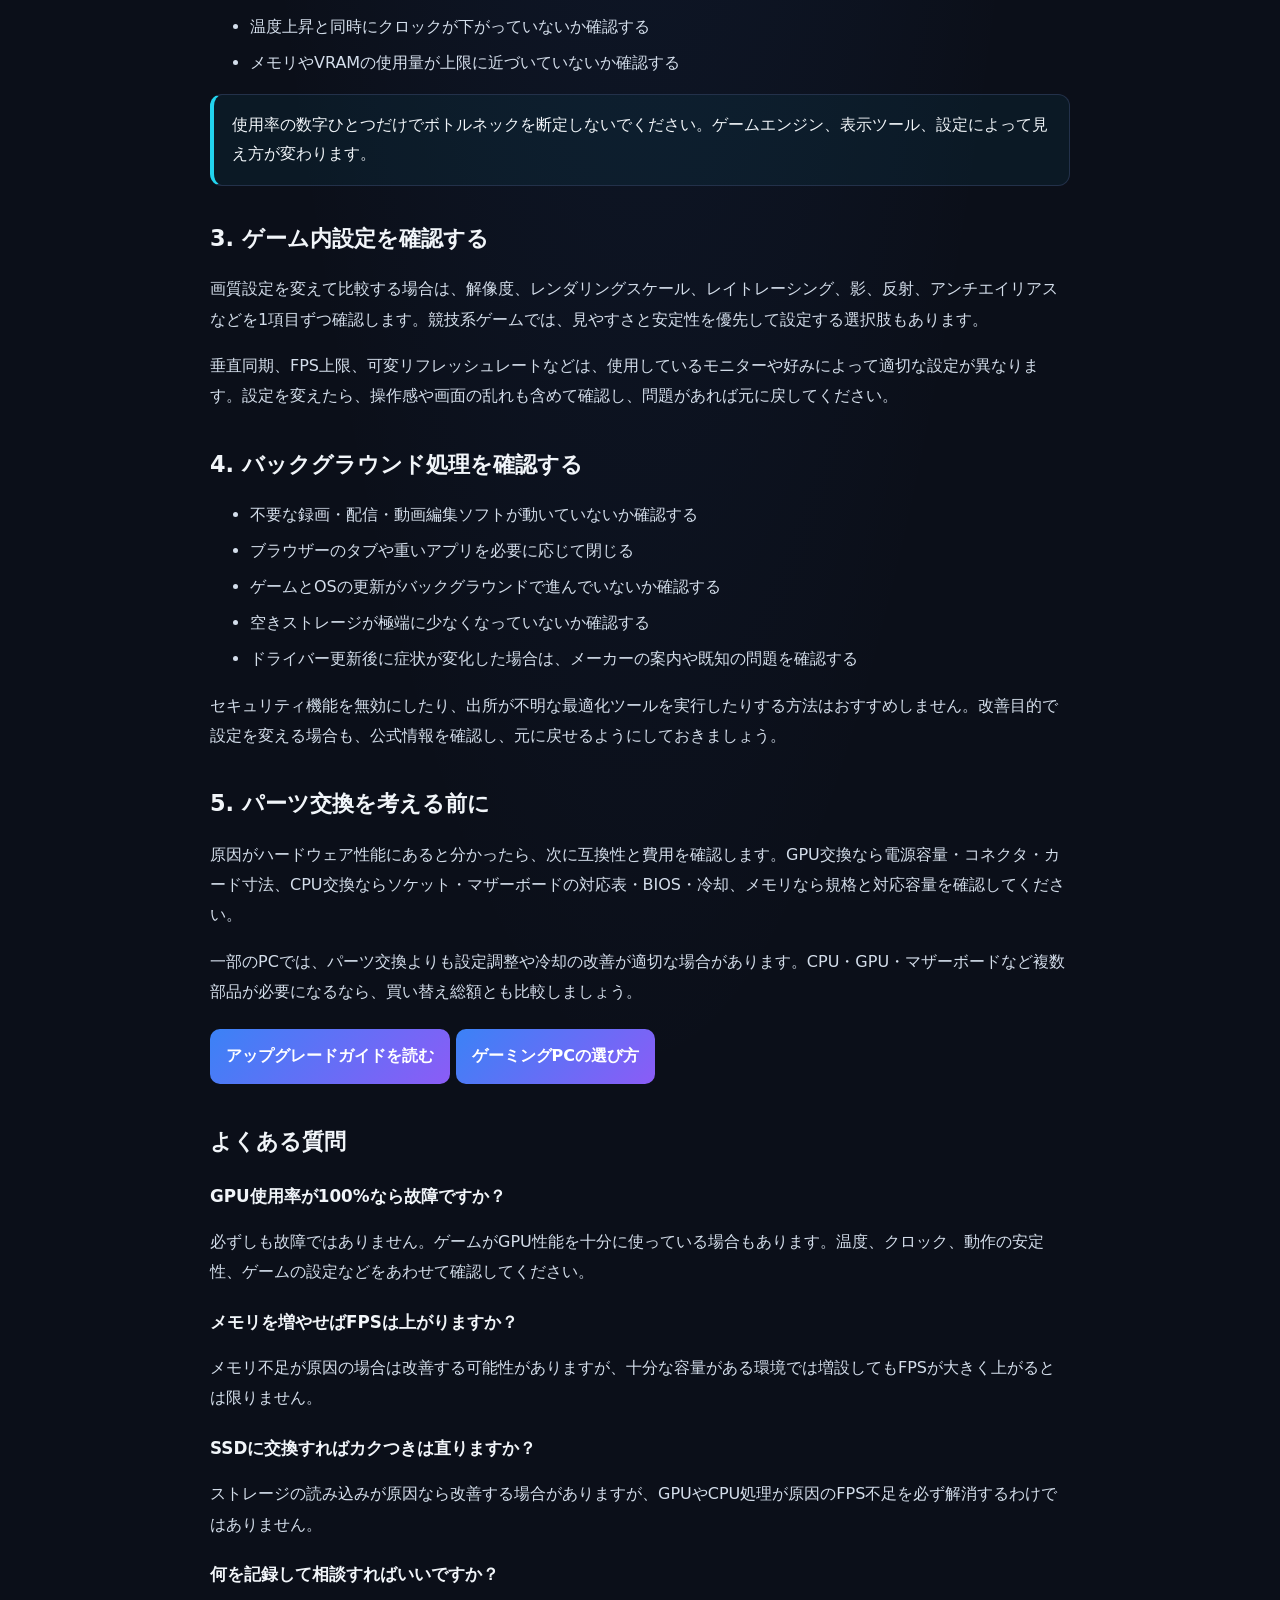
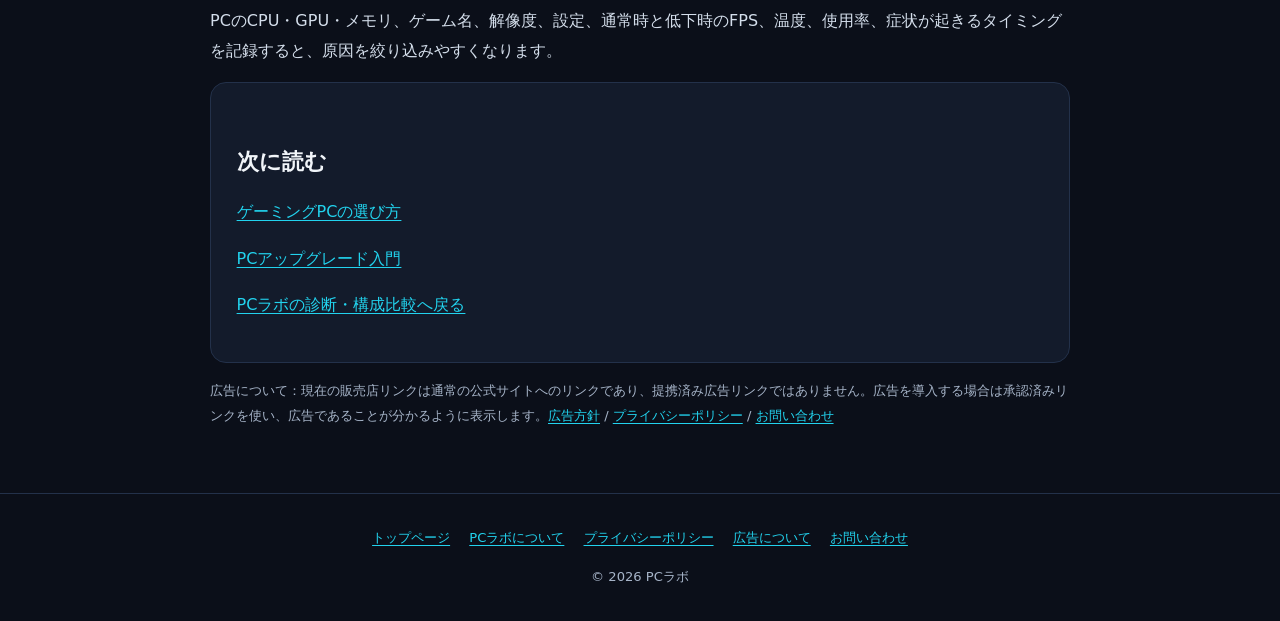
<file: fps-troubleshooting.html>
<!doctype html>
<html lang="ja">
<head>
<meta charset="utf-8">
<meta name="viewport" content="width=device-width,initial-scale=1">
<meta name="description" content="ゲームのFPSが低い・急に落ちる・カクつくときの原因を切り分ける手順。CPU・GPU使用率、温度、メモリ、設定、ドライバーを順番に確認します。">
<meta name="theme-color" content="#0b0f19">
<link rel="canonical" href="https://pc-lab-tech.github.io/pc-shindan/fps-troubleshooting.html">
<link rel="icon" type="image/svg+xml" href="./favicon.svg">
<title>ゲームのFPSが低い・不安定なときの対処法｜PCラボ</title>
<link rel="stylesheet" href="./info.css">
<script type="application/ld+json">
{"@context":"https://schema.org","@type":"Article","headline":"ゲームのFPSが低い・不安定なときの対処法","description":"ゲームのFPS低下やカクつきの原因を安全に切り分けるチェックガイド。","mainEntityOfPage":"https://pc-lab-tech.github.io/pc-shindan/fps-troubleshooting.html","author":{"@type":"Organization","name":"PCラボ"},"publisher":{"@type":"Organization","name":"PCラボ"},"inLanguage":"ja"}
</script>
<style>
.article{max-width:860px}.article .lead{max-width:72ch}.article h2{margin:2rem 0 .7rem;font-size:1.4rem}.article h3{margin:1.2rem 0 .4rem;font-size:1.05rem}.article p,.article li{line-height:1.9}.article .toc{padding:1rem 1.3rem}.article .toc a{display:block;margin:.3rem 0}.article .callout{padding:1rem 1.1rem;border:1px solid var(--line);border-left:4px solid var(--cyan);border-radius:12px;background:rgba(34,211,238,.05);margin:1rem 0}.article .action{display:inline-block;background:linear-gradient(135deg,var(--blue),var(--purple));color:#fff;text-decoration:none;font-weight:800;border-radius:10px;padding:.8rem 1rem;margin:.35rem .35rem .35rem 0}.article table{width:100%;border-collapse:collapse;margin:1rem 0;font-size:.9rem}.article th,.article td{border:1px solid var(--line);padding:.7rem;text-align:left;vertical-align:top}.article th{background:rgba(255,255,255,.05)}.article .small{font-size:.82rem;color:var(--muted)}@media(max-width:600px){.article table{font-size:.8rem}.article th,.article td{padding:.5rem}}
</style>
</head>
<body>
<header class="site-header"><div class="header-inner"><a class="brand" href="./index.html"><span class="brand-mark" aria-hidden="true">⌘</span>PCラボ</a><a class="back-link" href="./index.html">← トップページへ戻る</a></div></header>
<main class="page article">
<div class="eyebrow">FPS TROUBLESHOOTING</div>
<h1>ゲームのFPSが低い・不安定なときの確認手順</h1>
<p class="lead">FPSが出ない、急に落ちる、カクつく。こうした症状はGPUだけが原因とは限りません。パーツを買い替える前に、再現条件をそろえて原因を切り分けることで、不要な出費を避けやすくなります。</p>
<p class="small">最終確認日：2026年10月10日。以下はWindows PC向けの一般的な確認手順です。表示項目や設定名は、Windows・ゲーム・ドライバーのバージョンによって異なる場合があります。</p>
<div class="callout"><strong>最初のルール：</strong>一度に設定を何個も変えないこと。変更前の状態をメモし、1項目ずつ比較すると原因を見つけやすくなります。<br><a class="action" href="./index.html#current-pc-diagnosis">今のPCを診断する</a><a class="action" href="./upgrade-guide.html">交換パーツの選び方</a></div>
<nav class="panel toc" aria-label="記事内目次"><strong>この記事の内容</strong><a href="#symptom">1. 症状を分類する</a><a href="#measure">2. 使用率・温度を確認する</a><a href="#settings">3. ゲーム設定を確認する</a><a href="#background">4. バックグラウンド処理を確認する</a><a href="#hardware">5. パーツ交換を考える前に</a><a href="#faq">よくある質問</a></nav>
<section id="symptom"><h2>1. 症状を分類する</h2><table><thead><tr><th>症状</th><th>確認したいこと</th></tr></thead><tbody><tr><td>いつもFPSが低い</td><td>解像度、画質、ゲーム要件、CPU/GPUの性能と使用率</td></tr><tr><td>試合中だけ急に落ちる</td><td>特定の場面での負荷、温度、バックグラウンド処理、ゲーム側の更新</td></tr><tr><td>画面が一瞬止まる・カクつく</td><td>フレームタイム、メモリ使用量、ストレージアクセス、シェーダー処理など</td></tr><tr><td>長時間遊ぶと遅くなる</td><td>温度上昇、冷却、電源設定、メモリ・VRAM使用量</td></tr><tr><td>アップデート後に悪化した</td><td>ゲーム設定のリセット、ドライバー、ゲーム側の既知問題</td></tr></tbody></table><p>まずゲーム名、解像度、画質設定、FPS上限、症状が起きる場面をメモしましょう。アップデート前後の比較では、同じ条件でテストすることが重要です。</p></section>
<section id="measure"><h2>2. CPU・GPU使用率と温度を確認する</h2><p>Windowsのタスクマネージャーを開き、「パフォーマンス」でCPU、メモリ、GPUの使用状況を確認します。ゲーム内のFPS表示や、信頼できる監視ツールも参考になります。温度やクロックを確認する場合は、ハードウェアやメーカーの仕様に対応したツールを使ってください。</p><ul><li>問題が発生している場面で数値を確認する</li><li>GPU使用率が高い状態が続くなら、画質や解像度を下げた比較を行う</li><li>CPUの合計使用率が低くても、特定のコアが制約になる場合がある</li><li>温度上昇と同時にクロックが下がっていないか確認する</li><li>メモリやVRAMの使用量が上限に近づいていないか確認する</li></ul><div class="callout">使用率の数字ひとつだけでボトルネックを断定しないでください。ゲームエンジン、表示ツール、設定によって見え方が変わります。</div></section>
<section id="settings"><h2>3. ゲーム内設定を確認する</h2><p>画質設定を変えて比較する場合は、解像度、レンダリングスケール、レイトレーシング、影、反射、アンチエイリアスなどを1項目ずつ確認します。競技系ゲームでは、見やすさと安定性を優先して設定する選択肢もあります。</p><p>垂直同期、FPS上限、可変リフレッシュレートなどは、使用しているモニターや好みによって適切な設定が異なります。設定を変えたら、操作感や画面の乱れも含めて確認し、問題があれば元に戻してください。</p></section>
<section id="background"><h2>4. バックグラウンド処理を確認する</h2><ul><li>不要な録画・配信・動画編集ソフトが動いていないか確認する</li><li>ブラウザーのタブや重いアプリを必要に応じて閉じる</li><li>ゲームとOSの更新がバックグラウンドで進んでいないか確認する</li><li>空きストレージが極端に少なくなっていないか確認する</li><li>ドライバー更新後に症状が変化した場合は、メーカーの案内や既知の問題を確認する</li></ul><p>セキュリティ機能を無効にしたり、出所が不明な最適化ツールを実行したりする方法はおすすめしません。改善目的で設定を変える場合も、公式情報を確認し、元に戻せるようにしておきましょう。</p></section>
<section id="hardware"><h2>5. パーツ交換を考える前に</h2><p>原因がハードウェア性能にあると分かったら、次に互換性と費用を確認します。GPU交換なら電源容量・コネクタ・カード寸法、CPU交換ならソケット・マザーボードの対応表・BIOS・冷却、メモリなら規格と対応容量を確認してください。</p><p>一部のPCでは、パーツ交換よりも設定調整や冷却の改善が適切な場合があります。CPU・GPU・マザーボードなど複数部品が必要になるなら、買い替え総額とも比較しましょう。</p><a class="action" href="./upgrade-guide.html">アップグレードガイドを読む</a><a class="action" href="./gaming-pc-guide.html">ゲーミングPCの選び方</a></section>
<section id="faq"><h2>よくある質問</h2><h3>GPU使用率が100%なら故障ですか？</h3><p>必ずしも故障ではありません。ゲームがGPU性能を十分に使っている場合もあります。温度、クロック、動作の安定性、ゲームの設定などをあわせて確認してください。</p><h3>メモリを増やせばFPSは上がりますか？</h3><p>メモリ不足が原因の場合は改善する可能性がありますが、十分な容量がある環境では増設してもFPSが大きく上がるとは限りません。</p><h3>SSDに交換すればカクつきは直りますか？</h3><p>ストレージの読み込みが原因なら改善する場合がありますが、GPUやCPU処理が原因のFPS不足を必ず解消するわけではありません。</p><h3>何を記録して相談すればいいですか？</h3><p>PCのCPU・GPU・メモリ、ゲーム名、解像度、設定、通常時と低下時のFPS、温度、使用率、症状が起きるタイミングを記録すると、原因を絞り込みやすくなります。</p></section>
<section class="panel"><h2>次に読む</h2><p><a href="./gaming-pc-guide.html">ゲーミングPCの選び方</a></p><p><a href="./upgrade-guide.html">PCアップグレード入門</a></p><p><a href="./index.html">PCラボの診断・構成比較へ戻る</a></p></section>
<p class="small">広告について：現在の販売店リンクは通常の公式サイトへのリンクであり、提携済み広告リンクではありません。広告を導入する場合は承認済みリンクを使い、広告であることが分かるように表示します。<a href="./affiliate.html">広告方針</a> / <a href="./privacy.html">プライバシーポリシー</a> / <a href="./contact.html">お問い合わせ</a></p>
</main>
<footer class="site-footer"><nav class="footer-links" aria-label="サイト情報"><a href="./index.html">トップページ</a><a href="./about.html">PCラボについて</a><a href="./privacy.html">プライバシーポリシー</a><a href="./affiliate.html">広告について</a><a href="./contact.html">お問い合わせ</a></nav>© 2026 PCラボ</footer>
</body></html>
</file>
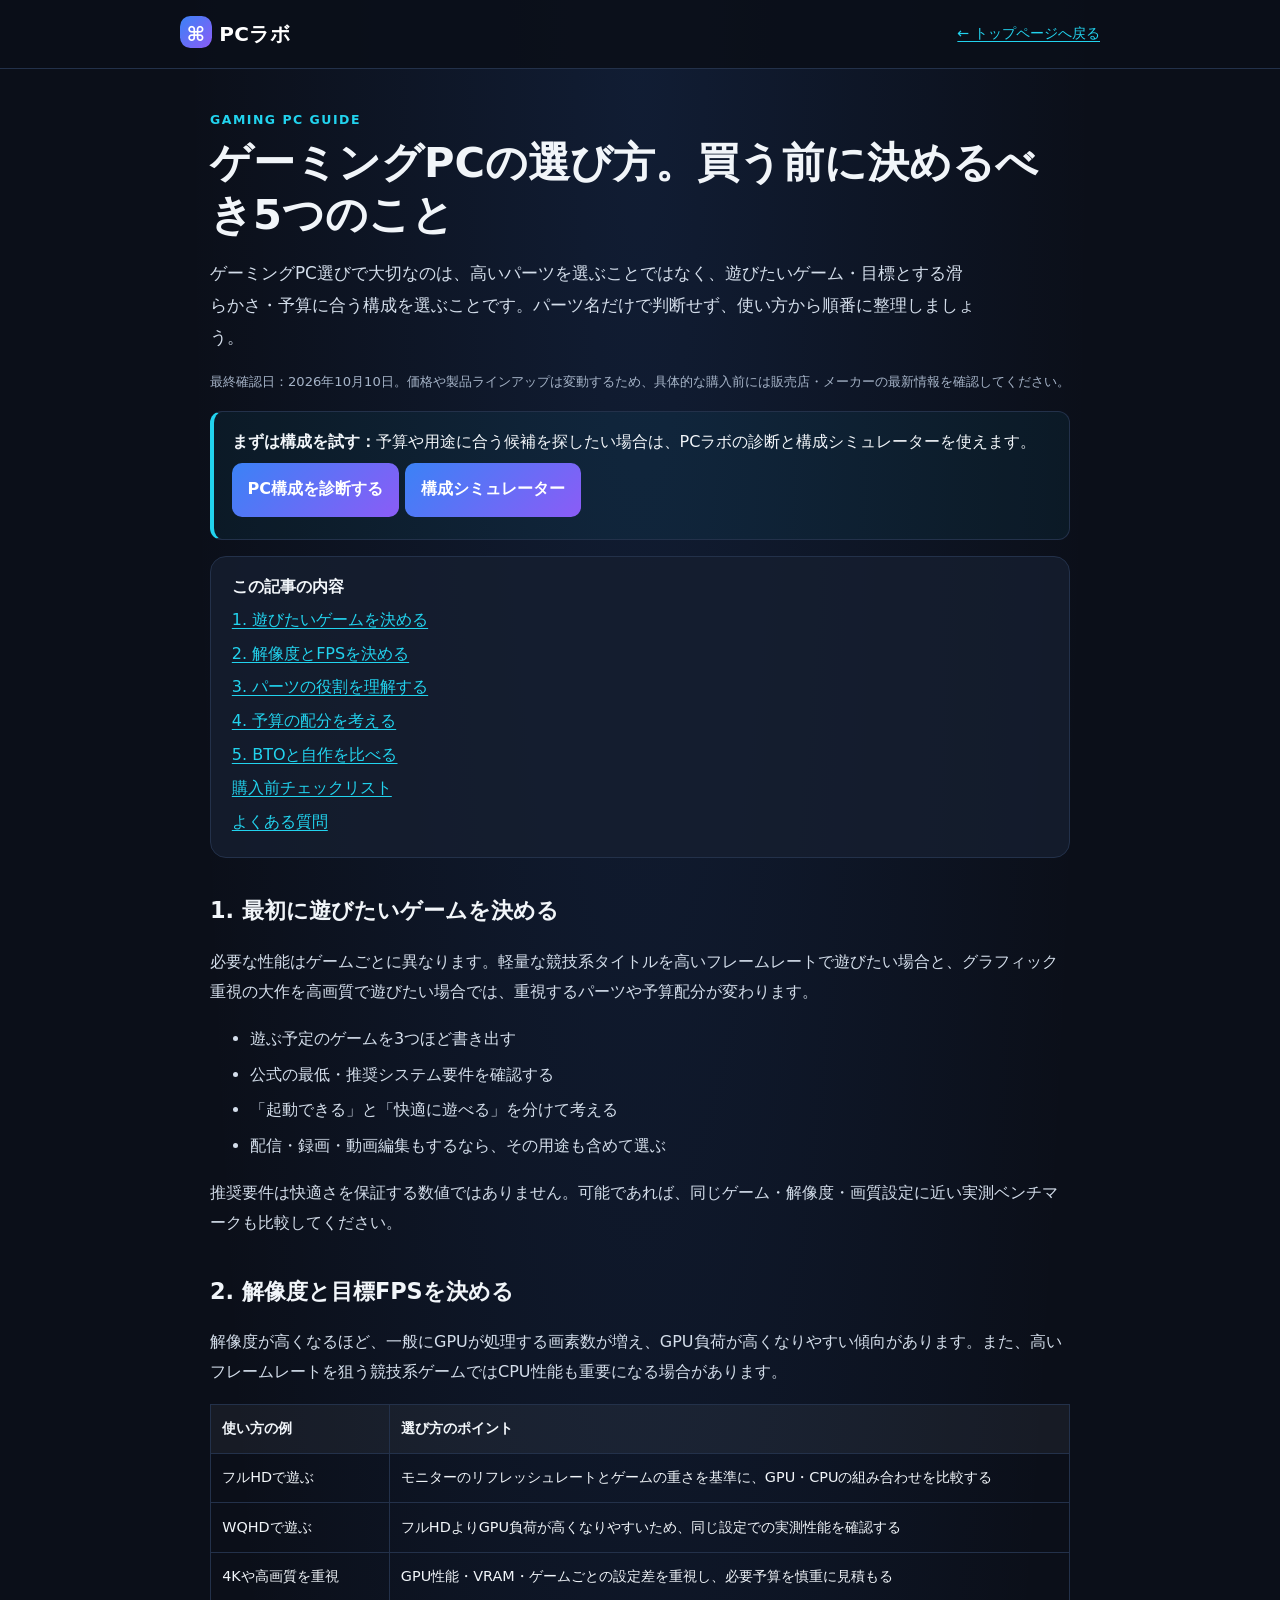
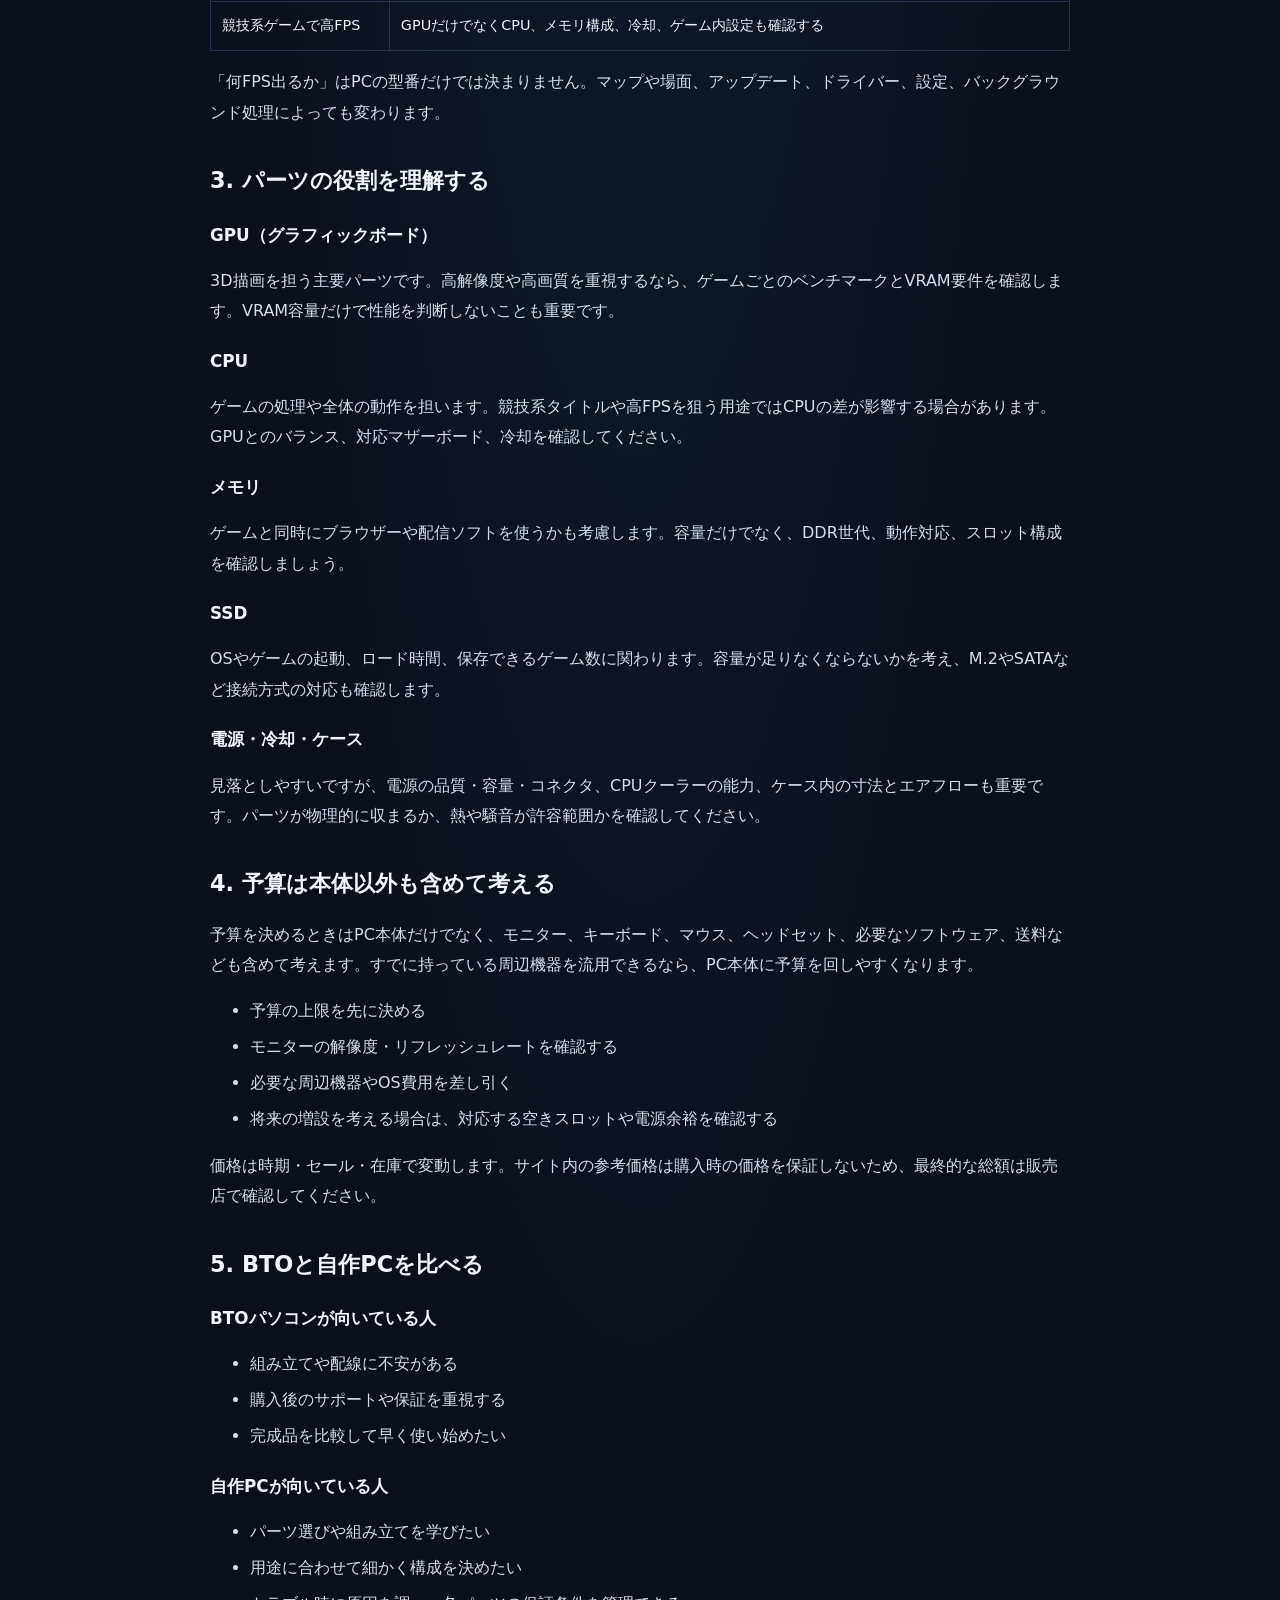
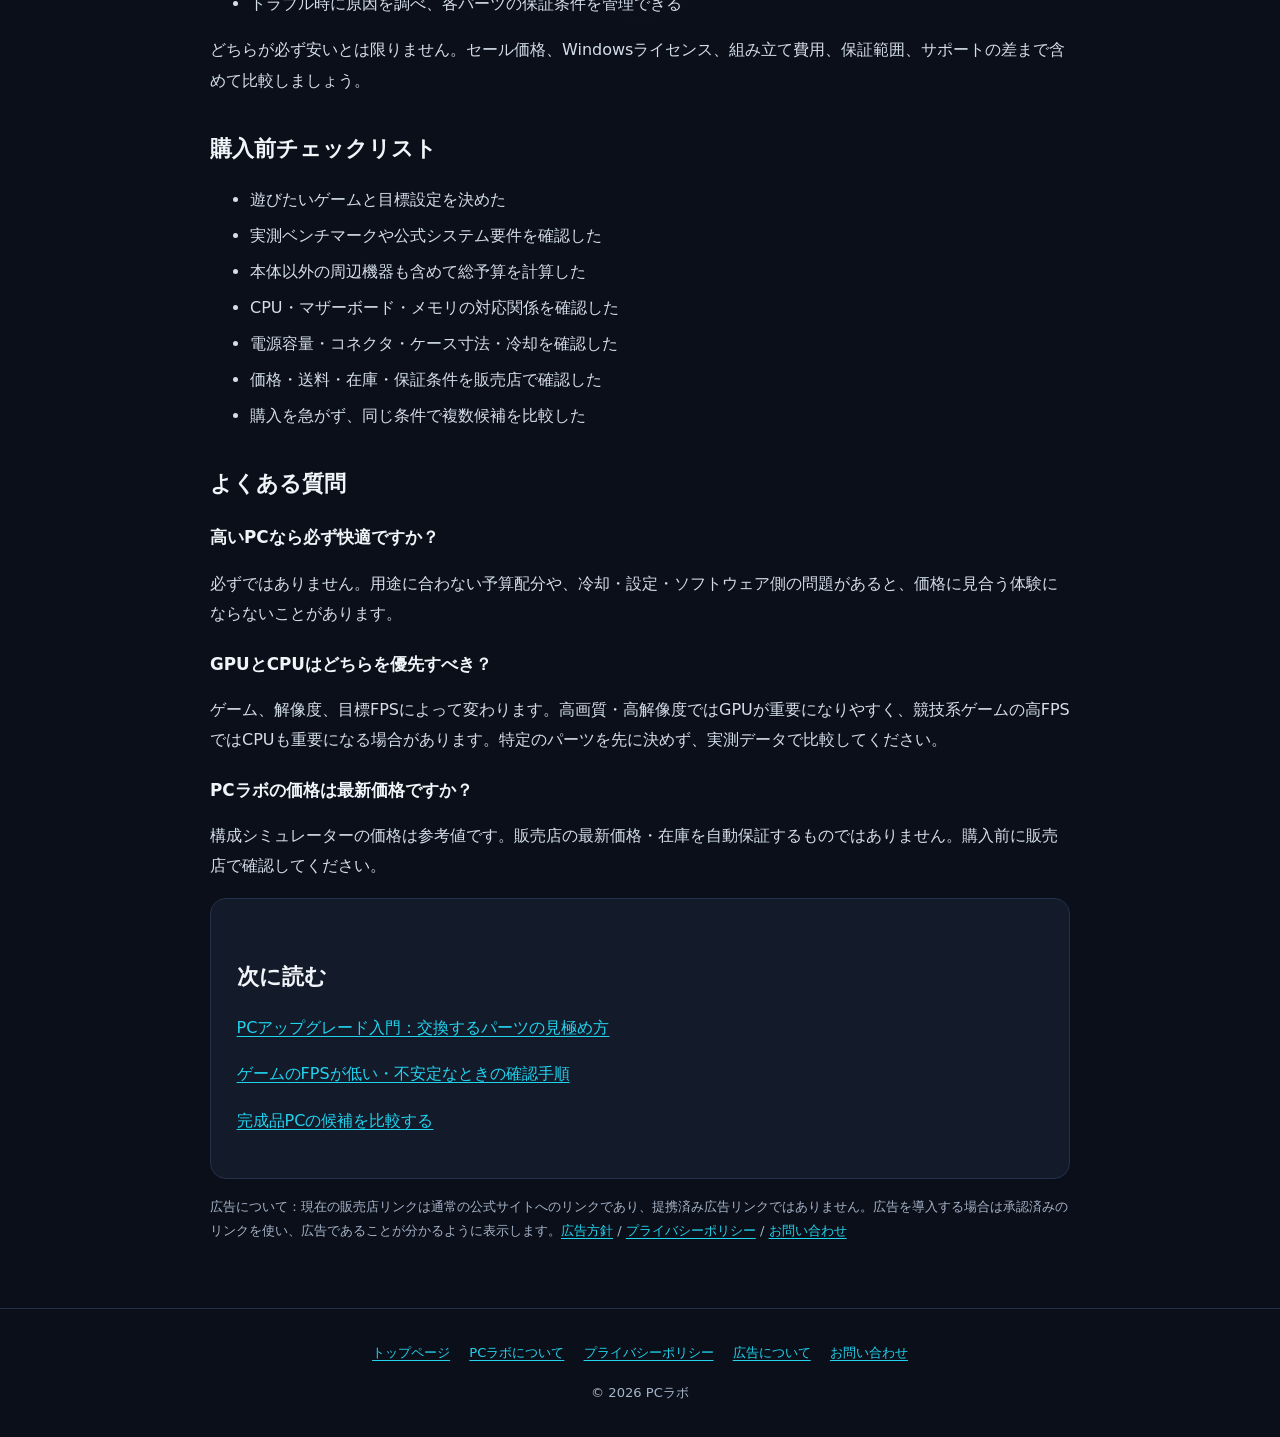
<file: gaming-pc-guide.html>
<!doctype html>
<html lang="ja">
<head>
<meta charset="utf-8">
<meta name="viewport" content="width=device-width,initial-scale=1">
<meta name="description" content="ゲーミングPCの選び方を初心者向けに解説。予算、遊びたいゲーム、解像度、FPS、メモリ、SSD、BTOと自作の違いを整理して失敗を減らします。">
<meta name="theme-color" content="#0b0f19">
<link rel="canonical" href="https://pc-lab-tech.github.io/pc-shindan/gaming-pc-guide.html">
<link rel="icon" type="image/svg+xml" href="./favicon.svg">
<title>ゲーミングPCの選び方｜予算・FPS・パーツの基本｜PCラボ</title>
<link rel="stylesheet" href="./info.css">
<script type="application/ld+json">
{"@context":"https://schema.org","@type":"Article","headline":"ゲーミングPCの選び方｜予算・FPS・パーツの基本","description":"予算・ゲーム・解像度からゲーミングPCを選ぶための初心者向けガイド。","mainEntityOfPage":"https://pc-lab-tech.github.io/pc-shindan/gaming-pc-guide.html","author":{"@type":"Organization","name":"PCラボ"},"publisher":{"@type":"Organization","name":"PCラボ"},"inLanguage":"ja"}
</script>
<style>
.article{max-width:860px}.article .lead{max-width:72ch}.article h2{margin:2rem 0 .7rem;font-size:1.4rem}.article h3{margin:1.2rem 0 .4rem;font-size:1.05rem}.article p,.article li{line-height:1.9}.article .toc{padding:1rem 1.3rem}.article .toc a{display:block;margin:.3rem 0}.article .callout{padding:1rem 1.1rem;border:1px solid var(--line);border-left:4px solid var(--cyan);border-radius:12px;background:rgba(34,211,238,.05);margin:1rem 0}.article .action{display:inline-block;background:linear-gradient(135deg,var(--blue),var(--purple));color:#fff;text-decoration:none;font-weight:800;border-radius:10px;padding:.8rem 1rem;margin:.35rem .35rem .35rem 0}.article table{width:100%;border-collapse:collapse;margin:1rem 0;font-size:.9rem}.article th,.article td{border:1px solid var(--line);padding:.7rem;text-align:left;vertical-align:top}.article th{background:rgba(255,255,255,.05)}.article .small{font-size:.82rem;color:var(--muted)}@media(max-width:600px){.article table{font-size:.8rem}.article th,.article td{padding:.5rem}}
</style>
</head>
<body>
<header class="site-header"><div class="header-inner"><a class="brand" href="./index.html"><span class="brand-mark" aria-hidden="true">⌘</span>PCラボ</a><a class="back-link" href="./index.html">← トップページへ戻る</a></div></header>
<main class="page article">
<div class="eyebrow">GAMING PC GUIDE</div>
<h1>ゲーミングPCの選び方。買う前に決めるべき5つのこと</h1>
<p class="lead">ゲーミングPC選びで大切なのは、高いパーツを選ぶことではなく、遊びたいゲーム・目標とする滑らかさ・予算に合う構成を選ぶことです。パーツ名だけで判断せず、使い方から順番に整理しましょう。</p>
<p class="small">最終確認日：2026年10月10日。価格や製品ラインアップは変動するため、具体的な購入前には販売店・メーカーの最新情報を確認してください。</p>
<div class="callout"><strong>まずは構成を試す：</strong>予算や用途に合う候補を探したい場合は、PCラボの診断と構成シミュレーターを使えます。<br><a class="action" href="./index.html#diagnosis">PC構成を診断する</a><a class="action" href="./index.html#builder">構成シミュレーター</a></div>
<nav class="panel toc" aria-label="記事内目次"><strong>この記事の内容</strong><a href="#game">1. 遊びたいゲームを決める</a><a href="#resolution">2. 解像度とFPSを決める</a><a href="#parts">3. パーツの役割を理解する</a><a href="#budget">4. 予算の配分を考える</a><a href="#buy">5. BTOと自作を比べる</a><a href="#checklist">購入前チェックリスト</a><a href="#faq">よくある質問</a></nav>
<section id="game"><h2>1. 最初に遊びたいゲームを決める</h2><p>必要な性能はゲームごとに異なります。軽量な競技系タイトルを高いフレームレートで遊びたい場合と、グラフィック重視の大作を高画質で遊びたい場合では、重視するパーツや予算配分が変わります。</p><ul><li>遊ぶ予定のゲームを3つほど書き出す</li><li>公式の最低・推奨システム要件を確認する</li><li>「起動できる」と「快適に遊べる」を分けて考える</li><li>配信・録画・動画編集もするなら、その用途も含めて選ぶ</li></ul><p>推奨要件は快適さを保証する数値ではありません。可能であれば、同じゲーム・解像度・画質設定に近い実測ベンチマークも比較してください。</p></section>
<section id="resolution"><h2>2. 解像度と目標FPSを決める</h2><p>解像度が高くなるほど、一般にGPUが処理する画素数が増え、GPU負荷が高くなりやすい傾向があります。また、高いフレームレートを狙う競技系ゲームではCPU性能も重要になる場合があります。</p><table><thead><tr><th>使い方の例</th><th>選び方のポイント</th></tr></thead><tbody><tr><td>フルHDで遊ぶ</td><td>モニターのリフレッシュレートとゲームの重さを基準に、GPU・CPUの組み合わせを比較する</td></tr><tr><td>WQHDで遊ぶ</td><td>フルHDよりGPU負荷が高くなりやすいため、同じ設定での実測性能を確認する</td></tr><tr><td>4Kや高画質を重視</td><td>GPU性能・VRAM・ゲームごとの設定差を重視し、必要予算を慎重に見積もる</td></tr><tr><td>競技系ゲームで高FPS</td><td>GPUだけでなくCPU、メモリ構成、冷却、ゲーム内設定も確認する</td></tr></tbody></table><p>「何FPS出るか」はPCの型番だけでは決まりません。マップや場面、アップデート、ドライバー、設定、バックグラウンド処理によっても変わります。</p></section>
<section id="parts"><h2>3. パーツの役割を理解する</h2><h3>GPU（グラフィックボード）</h3><p>3D描画を担う主要パーツです。高解像度や高画質を重視するなら、ゲームごとのベンチマークとVRAM要件を確認します。VRAM容量だけで性能を判断しないことも重要です。</p><h3>CPU</h3><p>ゲームの処理や全体の動作を担います。競技系タイトルや高FPSを狙う用途ではCPUの差が影響する場合があります。GPUとのバランス、対応マザーボード、冷却を確認してください。</p><h3>メモリ</h3><p>ゲームと同時にブラウザーや配信ソフトを使うかも考慮します。容量だけでなく、DDR世代、動作対応、スロット構成を確認しましょう。</p><h3>SSD</h3><p>OSやゲームの起動、ロード時間、保存できるゲーム数に関わります。容量が足りなくならないかを考え、M.2やSATAなど接続方式の対応も確認します。</p><h3>電源・冷却・ケース</h3><p>見落としやすいですが、電源の品質・容量・コネクタ、CPUクーラーの能力、ケース内の寸法とエアフローも重要です。パーツが物理的に収まるか、熱や騒音が許容範囲かを確認してください。</p></section>
<section id="budget"><h2>4. 予算は本体以外も含めて考える</h2><p>予算を決めるときはPC本体だけでなく、モニター、キーボード、マウス、ヘッドセット、必要なソフトウェア、送料なども含めて考えます。すでに持っている周辺機器を流用できるなら、PC本体に予算を回しやすくなります。</p><ul><li>予算の上限を先に決める</li><li>モニターの解像度・リフレッシュレートを確認する</li><li>必要な周辺機器やOS費用を差し引く</li><li>将来の増設を考える場合は、対応する空きスロットや電源余裕を確認する</li></ul><p>価格は時期・セール・在庫で変動します。サイト内の参考価格は購入時の価格を保証しないため、最終的な総額は販売店で確認してください。</p></section>
<section id="buy"><h2>5. BTOと自作PCを比べる</h2><h3>BTOパソコンが向いている人</h3><ul><li>組み立てや配線に不安がある</li><li>購入後のサポートや保証を重視する</li><li>完成品を比較して早く使い始めたい</li></ul><h3>自作PCが向いている人</h3><ul><li>パーツ選びや組み立てを学びたい</li><li>用途に合わせて細かく構成を決めたい</li><li>トラブル時に原因を調べ、各パーツの保証条件を管理できる</li></ul><p>どちらが必ず安いとは限りません。セール価格、Windowsライセンス、組み立て費用、保証範囲、サポートの差まで含めて比較しましょう。</p></section>
<section id="checklist"><h2>購入前チェックリスト</h2><ul><li>遊びたいゲームと目標設定を決めた</li><li>実測ベンチマークや公式システム要件を確認した</li><li>本体以外の周辺機器も含めて総予算を計算した</li><li>CPU・マザーボード・メモリの対応関係を確認した</li><li>電源容量・コネクタ・ケース寸法・冷却を確認した</li><li>価格・送料・在庫・保証条件を販売店で確認した</li><li>購入を急がず、同じ条件で複数候補を比較した</li></ul></section>
<section id="faq"><h2>よくある質問</h2><h3>高いPCなら必ず快適ですか？</h3><p>必ずではありません。用途に合わない予算配分や、冷却・設定・ソフトウェア側の問題があると、価格に見合う体験にならないことがあります。</p><h3>GPUとCPUはどちらを優先すべき？</h3><p>ゲーム、解像度、目標FPSによって変わります。高画質・高解像度ではGPUが重要になりやすく、競技系ゲームの高FPSではCPUも重要になる場合があります。特定のパーツを先に決めず、実測データで比較してください。</p><h3>PCラボの価格は最新価格ですか？</h3><p>構成シミュレーターの価格は参考値です。販売店の最新価格・在庫を自動保証するものではありません。購入前に販売店で確認してください。</p></section>
<section class="panel"><h2>次に読む</h2><p><a href="./upgrade-guide.html">PCアップグレード入門：交換するパーツの見極め方</a></p><p><a href="./fps-troubleshooting.html">ゲームのFPSが低い・不安定なときの確認手順</a></p><p><a href="./index.html#recommend">完成品PCの候補を比較する</a></p></section>
<p class="small">広告について：現在の販売店リンクは通常の公式サイトへのリンクであり、提携済み広告リンクではありません。広告を導入する場合は承認済みのリンクを使い、広告であることが分かるように表示します。<a href="./affiliate.html">広告方針</a> / <a href="./privacy.html">プライバシーポリシー</a> / <a href="./contact.html">お問い合わせ</a></p>
</main>
<footer class="site-footer"><nav class="footer-links" aria-label="サイト情報"><a href="./index.html">トップページ</a><a href="./about.html">PCラボについて</a><a href="./privacy.html">プライバシーポリシー</a><a href="./affiliate.html">広告について</a><a href="./contact.html">お問い合わせ</a></nav>© 2026 PCラボ</footer>
</body></html>
</file>
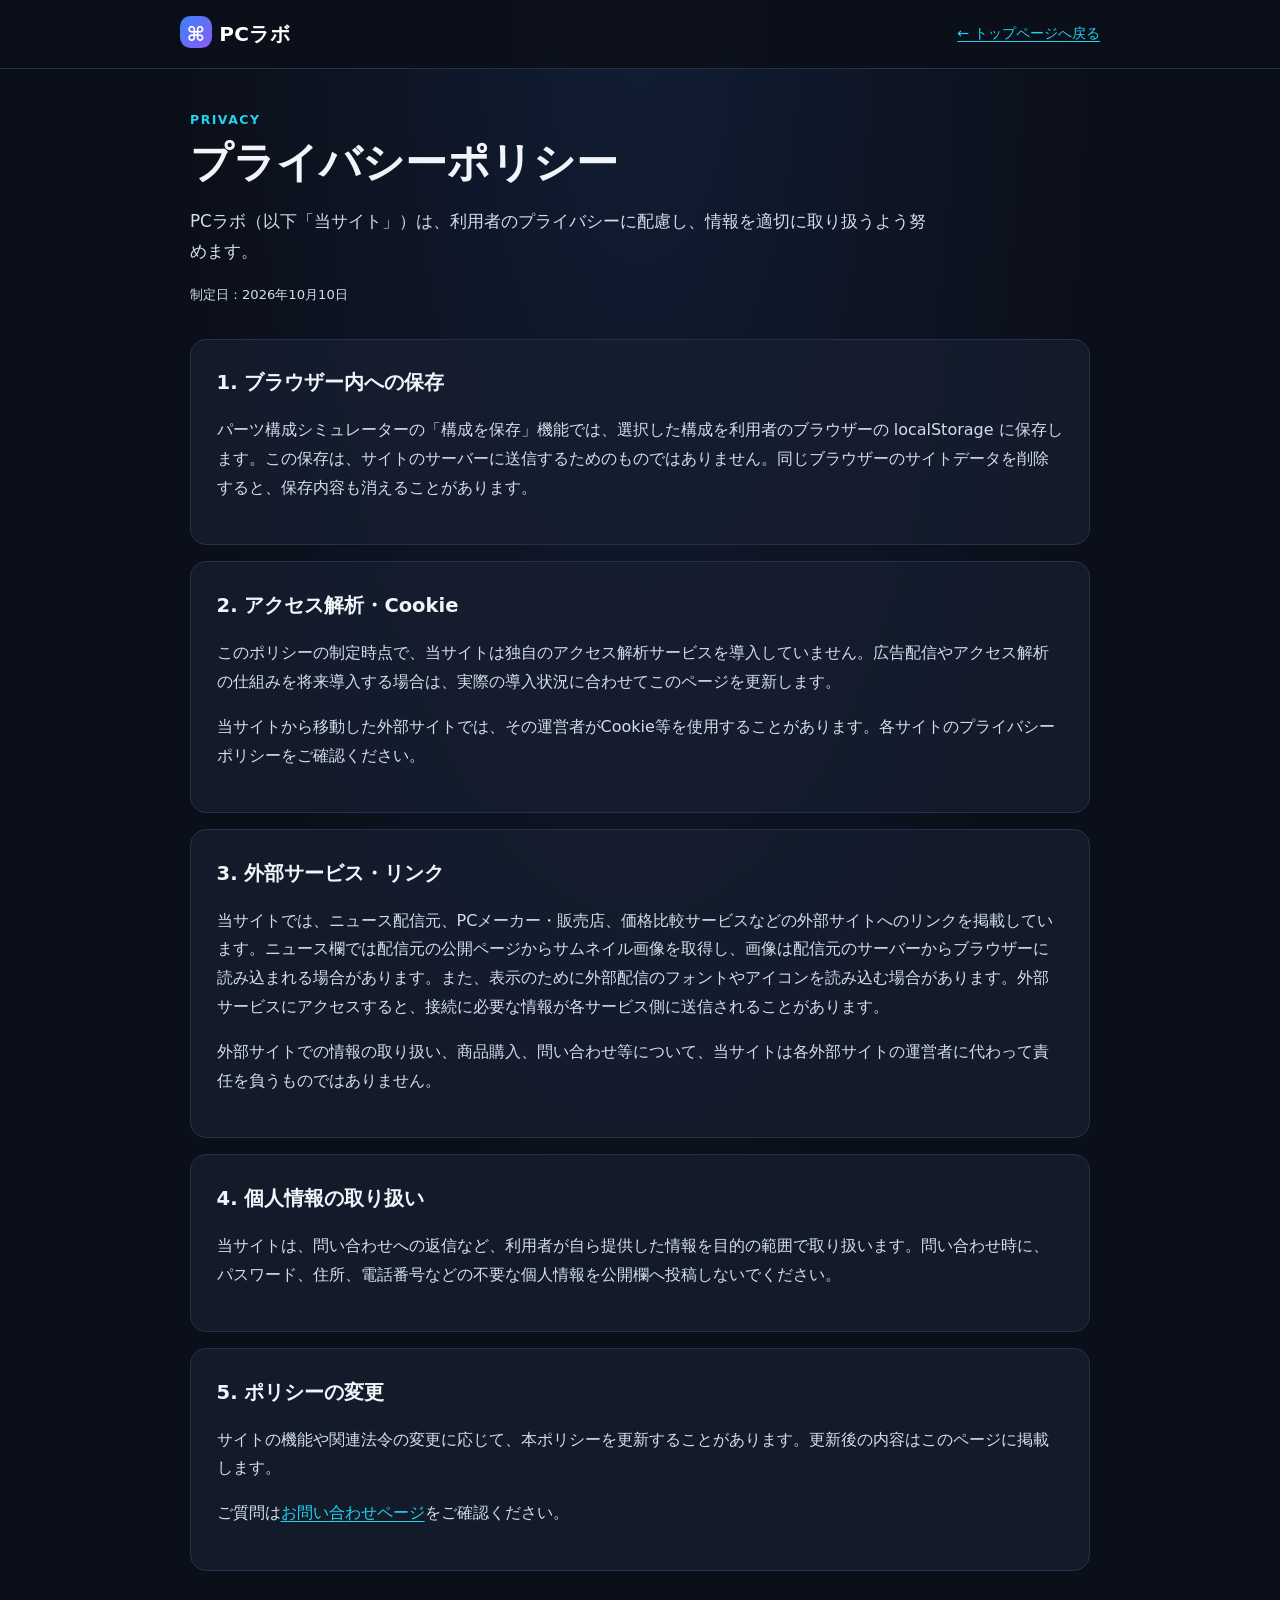
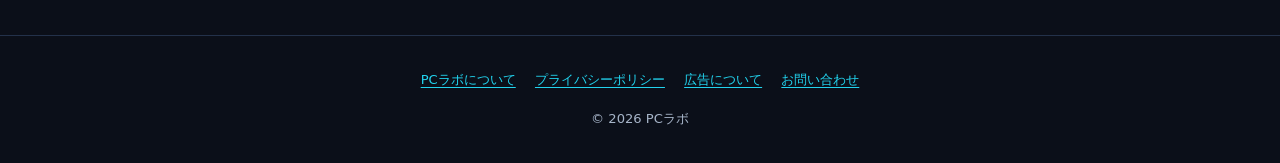
<file: privacy.html>
<!doctype html>
<html lang="ja">
<head><meta charset="utf-8"><meta name="viewport" content="width=device-width,initial-scale=1"><meta name="description" content="PCラボのプライバシーポリシー。ブラウザー内保存、外部リンク、アクセス情報の扱いについて説明します。"><meta name="theme-color" content="#0b0f19">
<link rel="icon" type="image/svg+xml" href="./favicon.svg"><title>プライバシーポリシー｜PCラボ</title><link rel="stylesheet" href="./info.css"></head>
<body><header class="site-header"><div class="header-inner"><a class="brand" href="./index.html"><span class="brand-mark" aria-hidden="true">⌘</span>PCラボ</a><a class="back-link" href="./index.html">← トップページへ戻る</a></div></header>
<main class="page"><div class="eyebrow">PRIVACY</div><h1>プライバシーポリシー</h1><p class="lead">PCラボ（以下「当サイト」）は、利用者のプライバシーに配慮し、情報を適切に取り扱うよう努めます。</p><p class="updated">制定日：2026年10月10日</p>
<section class="panel"><h2>1. ブラウザー内への保存</h2><p>パーツ構成シミュレーターの「構成を保存」機能では、選択した構成を利用者のブラウザーの localStorage に保存します。この保存は、サイトのサーバーに送信するためのものではありません。同じブラウザーのサイトデータを削除すると、保存内容も消えることがあります。</p></section>
<section class="panel"><h2>2. アクセス解析・Cookie</h2><p>このポリシーの制定時点で、当サイトは独自のアクセス解析サービスを導入していません。広告配信やアクセス解析の仕組みを将来導入する場合は、実際の導入状況に合わせてこのページを更新します。</p><p>当サイトから移動した外部サイトでは、その運営者がCookie等を使用することがあります。各サイトのプライバシーポリシーをご確認ください。</p></section>
<section class="panel"><h2>3. 外部サービス・リンク</h2><p>当サイトでは、ニュース配信元、PCメーカー・販売店、価格比較サービスなどの外部サイトへのリンクを掲載しています。ニュース欄では配信元の公開ページからサムネイル画像を取得し、画像は配信元のサーバーからブラウザーに読み込まれる場合があります。また、表示のために外部配信のフォントやアイコンを読み込む場合があります。外部サービスにアクセスすると、接続に必要な情報が各サービス側に送信されることがあります。</p><p>外部サイトでの情報の取り扱い、商品購入、問い合わせ等について、当サイトは各外部サイトの運営者に代わって責任を負うものではありません。</p></section>
<section class="panel"><h2>4. 個人情報の取り扱い</h2><p>当サイトは、問い合わせへの返信など、利用者が自ら提供した情報を目的の範囲で取り扱います。問い合わせ時に、パスワード、住所、電話番号などの不要な個人情報を公開欄へ投稿しないでください。</p></section>
<section class="panel"><h2>5. ポリシーの変更</h2><p>サイトの機能や関連法令の変更に応じて、本ポリシーを更新することがあります。更新後の内容はこのページに掲載します。</p><p>ご質問は<a href="./contact.html">お問い合わせページ</a>をご確認ください。</p></section>
</main><footer class="site-footer"><nav class="footer-links" aria-label="サイト情報"><a href="./about.html">PCラボについて</a><a href="./privacy.html">プライバシーポリシー</a><a href="./affiliate.html">広告について</a><a href="./contact.html">お問い合わせ</a></nav>© 2026 PCラボ</footer></body></html>
</file>
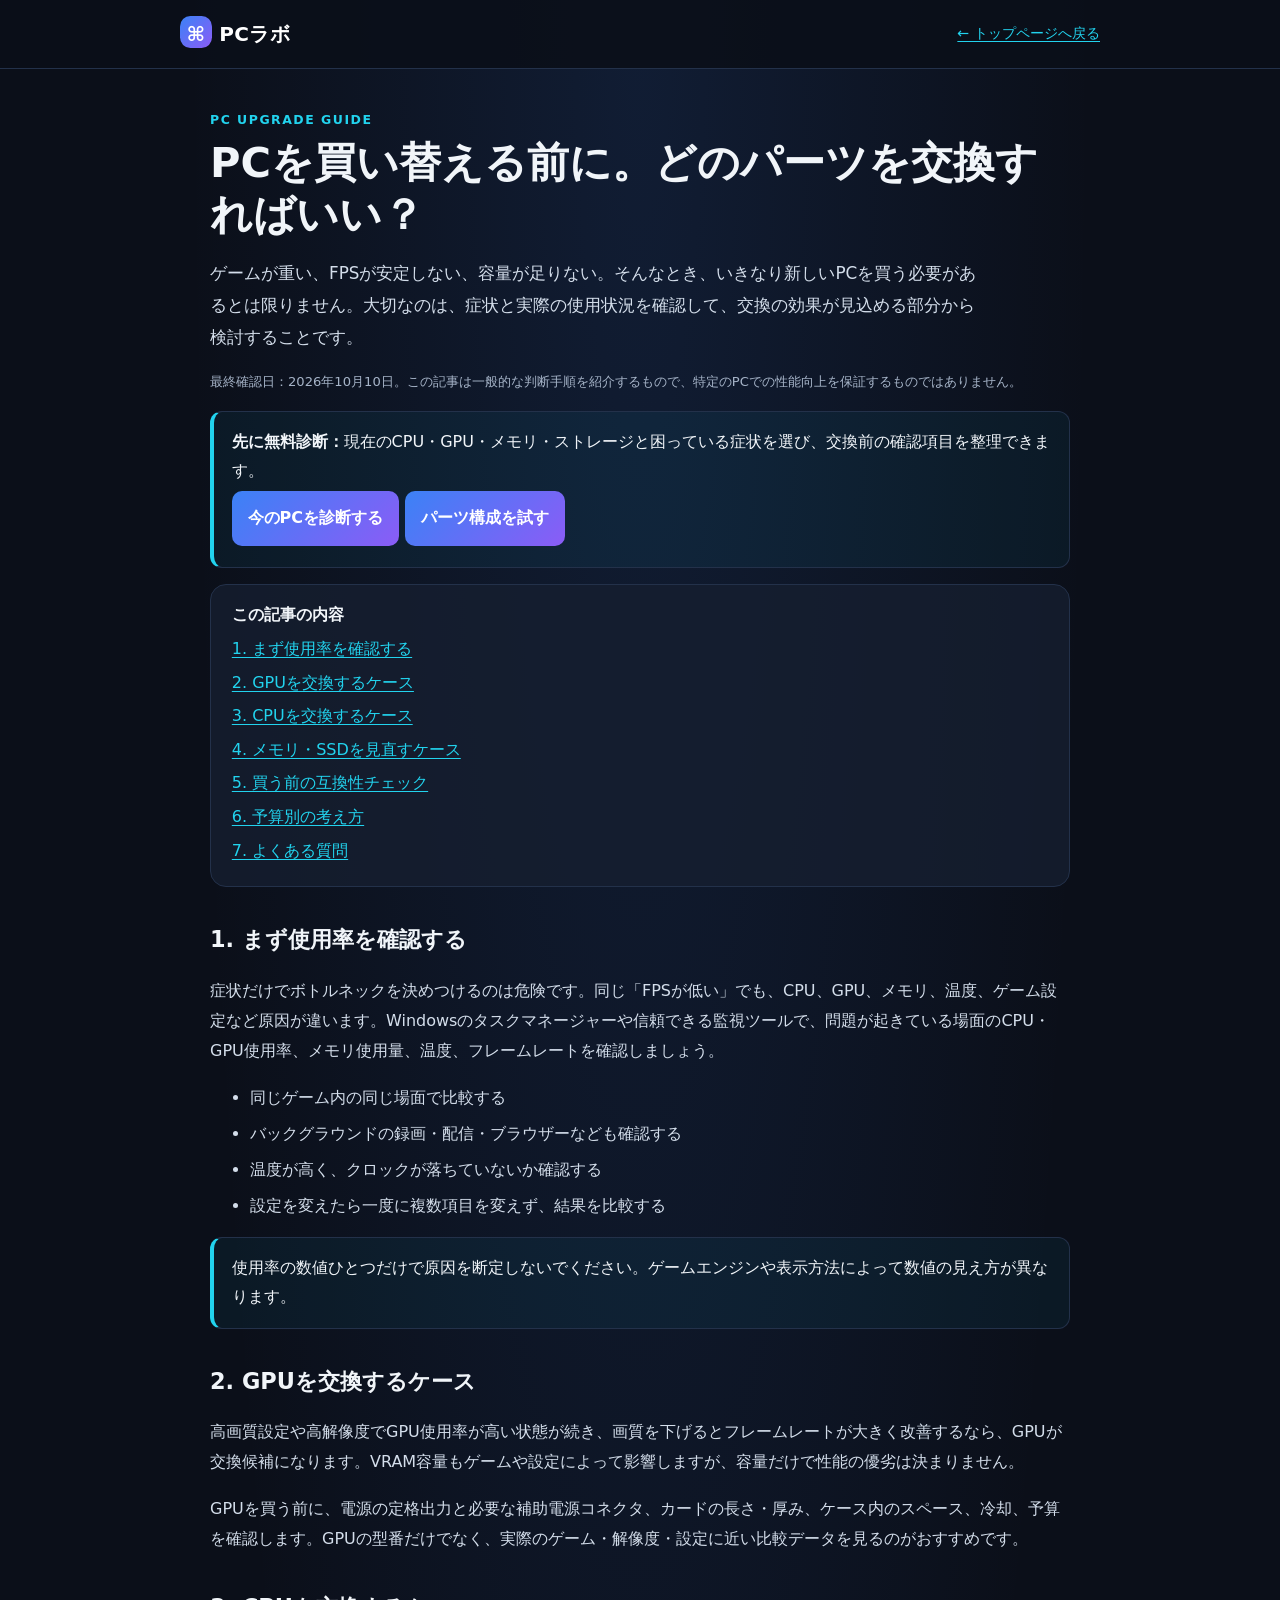
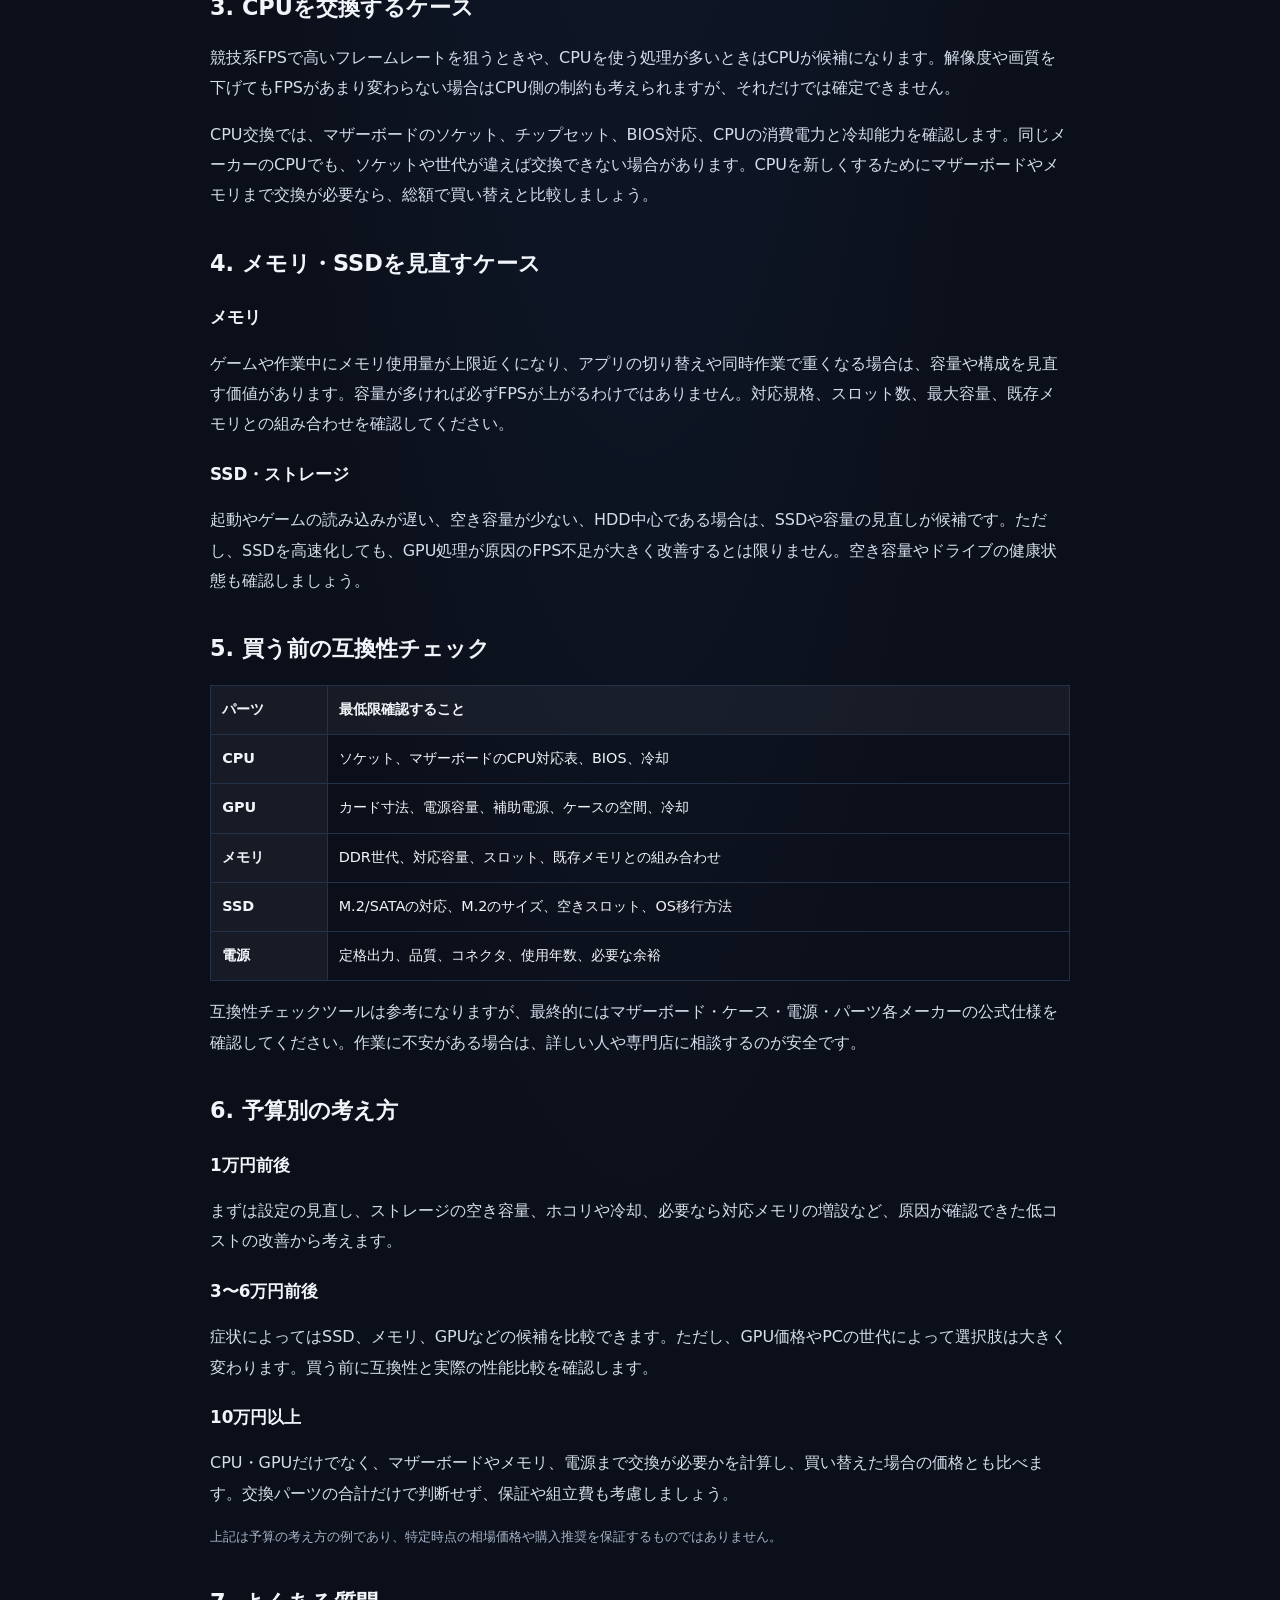
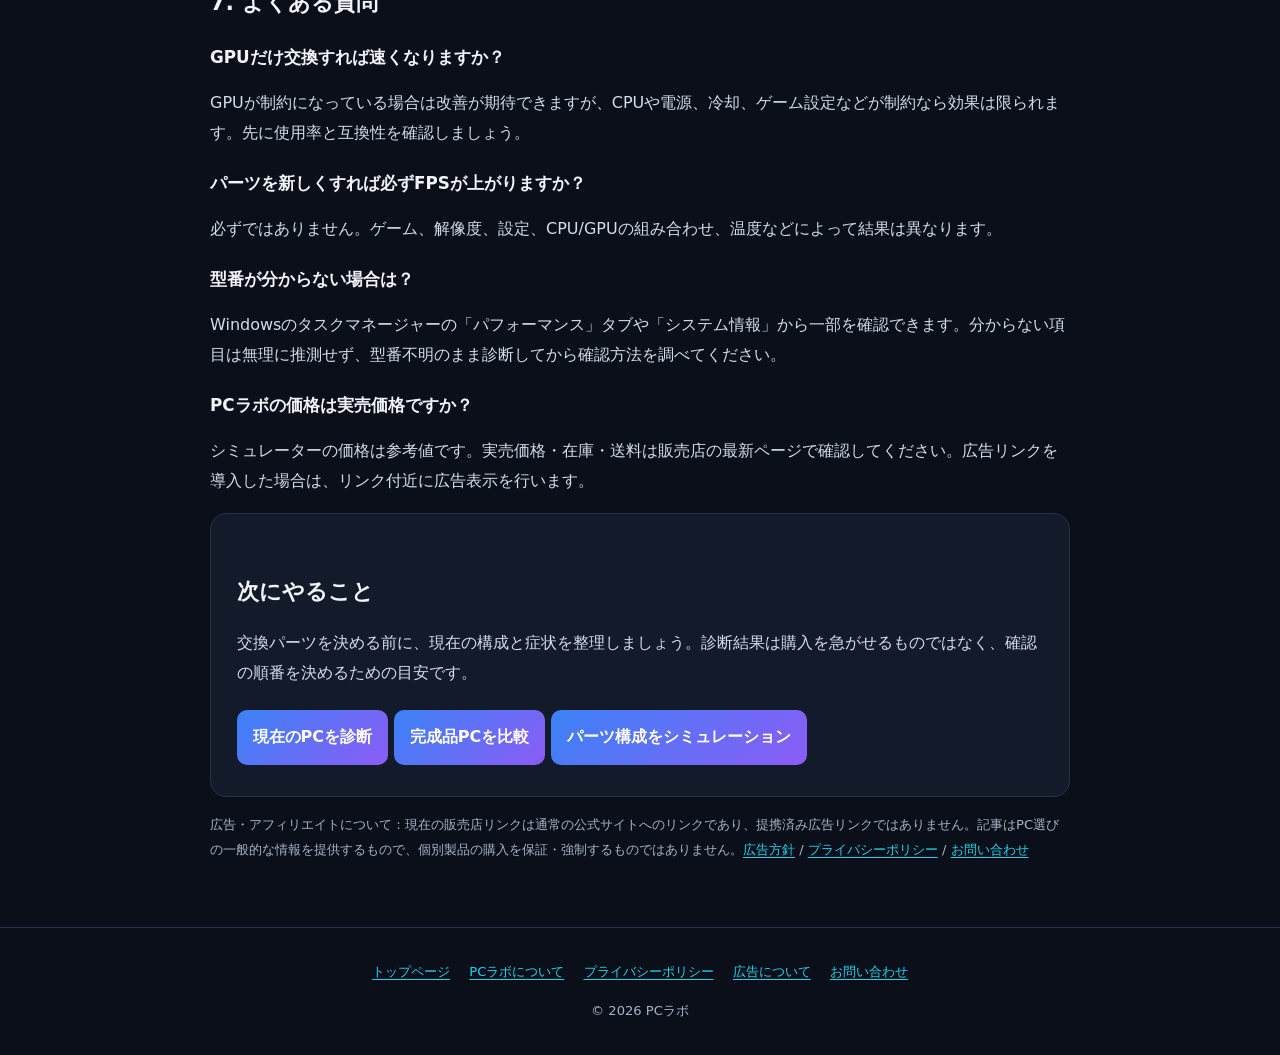
<file: upgrade-guide.html>
<!doctype html>
<html lang="ja">
<head>
<meta charset="utf-8">
<meta name="viewport" content="width=device-width,initial-scale=1">
<meta name="description" content="PCの動作が重いとき、買い替え前にどのパーツを交換すべきかを初心者向けに解説。CPU・GPU・メモリ・SSDの見分け方と互換性チェックを紹介します。">
<meta name="theme-color" content="#0b0f19">
<link rel="canonical" href="https://pc-lab-tech.github.io/pc-shindan/upgrade-guide.html">
<link rel="icon" type="image/svg+xml" href="./favicon.svg">
<title>PCアップグレード入門｜どのパーツを交換すべき？｜PCラボ</title>
<link rel="stylesheet" href="./info.css">
<style>
.article{max-width:860px}.article .lead{max-width:72ch}.article h2{margin:2rem 0 .7rem;font-size:1.4rem}.article h3{margin:1.2rem 0 .4rem;font-size:1.05rem}.article p,.article li{line-height:1.9}.article .toc{padding:1rem 1.3rem}.article .toc a{display:block;margin:.3rem 0}.article .callout{padding:1rem 1.1rem;border:1px solid var(--line);border-left:4px solid var(--cyan);border-radius:12px;background:rgba(34,211,238,.05);margin:1rem 0}.article .action{display:inline-block;background:linear-gradient(135deg,var(--blue),var(--purple));color:#fff;text-decoration:none;font-weight:800;border-radius:10px;padding:.8rem 1rem;margin:.35rem .35rem .35rem 0}.article table{width:100%;border-collapse:collapse;margin:1rem 0;font-size:.9rem}.article th,.article td{border:1px solid var(--line);padding:.7rem;text-align:left;vertical-align:top}.article th{background:rgba(255,255,255,.05)}.article .small{font-size:.82rem;color:var(--muted)}@media(max-width:600px){.article table{font-size:.8rem}.article th,.article td{padding:.5rem}}
</style>
</head>
<body>
<header class="site-header"><div class="header-inner"><a class="brand" href="./index.html"><span class="brand-mark" aria-hidden="true">⌘</span>PCラボ</a><a class="back-link" href="./index.html">← トップページへ戻る</a></div></header>
<main class="page article">
<div class="eyebrow">PC UPGRADE GUIDE</div>
<h1>PCを買い替える前に。どのパーツを交換すればいい？</h1>
<p class="lead">ゲームが重い、FPSが安定しない、容量が足りない。そんなとき、いきなり新しいPCを買う必要があるとは限りません。大切なのは、症状と実際の使用状況を確認して、交換の効果が見込める部分から検討することです。</p>
<p class="small">最終確認日：2026年10月10日。この記事は一般的な判断手順を紹介するもので、特定のPCでの性能向上を保証するものではありません。</p>
<div class="callout"><strong>先に無料診断：</strong>現在のCPU・GPU・メモリ・ストレージと困っている症状を選び、交換前の確認項目を整理できます。<br><a class="action" href="./index.html#current-pc-diagnosis">今のPCを診断する</a><a class="action" href="./index.html#builder">パーツ構成を試す</a></div>
<nav class="panel toc" aria-label="記事内目次"><strong>この記事の内容</strong><a href="#measure">1. まず使用率を確認する</a><a href="#gpu">2. GPUを交換するケース</a><a href="#cpu">3. CPUを交換するケース</a><a href="#ram-ssd">4. メモリ・SSDを見直すケース</a><a href="#compatibility">5. 買う前の互換性チェック</a><a href="#budget">6. 予算別の考え方</a><a href="#faq">7. よくある質問</a></nav>

<section id="measure">
<h2>1. まず使用率を確認する</h2>
<p>症状だけでボトルネックを決めつけるのは危険です。同じ「FPSが低い」でも、CPU、GPU、メモリ、温度、ゲーム設定など原因が違います。Windowsのタスクマネージャーや信頼できる監視ツールで、問題が起きている場面のCPU・GPU使用率、メモリ使用量、温度、フレームレートを確認しましょう。</p>
<ul><li>同じゲーム内の同じ場面で比較する</li><li>バックグラウンドの録画・配信・ブラウザーなども確認する</li><li>温度が高く、クロックが落ちていないか確認する</li><li>設定を変えたら一度に複数項目を変えず、結果を比較する</li></ul>
<div class="callout">使用率の数値ひとつだけで原因を断定しないでください。ゲームエンジンや表示方法によって数値の見え方が異なります。</div>
</section>

<section id="gpu">
<h2>2. GPUを交換するケース</h2>
<p>高画質設定や高解像度でGPU使用率が高い状態が続き、画質を下げるとフレームレートが大きく改善するなら、GPUが交換候補になります。VRAM容量もゲームや設定によって影響しますが、容量だけで性能の優劣は決まりません。</p>
<p>GPUを買う前に、電源の定格出力と必要な補助電源コネクタ、カードの長さ・厚み、ケース内のスペース、冷却、予算を確認します。GPUの型番だけでなく、実際のゲーム・解像度・設定に近い比較データを見るのがおすすめです。</p>
</section>

<section id="cpu">
<h2>3. CPUを交換するケース</h2>
<p>競技系FPSで高いフレームレートを狙うときや、CPUを使う処理が多いときはCPUが候補になります。解像度や画質を下げてもFPSがあまり変わらない場合はCPU側の制約も考えられますが、それだけでは確定できません。</p>
<p>CPU交換では、マザーボードのソケット、チップセット、BIOS対応、CPUの消費電力と冷却能力を確認します。同じメーカーのCPUでも、ソケットや世代が違えば交換できない場合があります。CPUを新しくするためにマザーボードやメモリまで交換が必要なら、総額で買い替えと比較しましょう。</p>
</section>

<section id="ram-ssd">
<h2>4. メモリ・SSDを見直すケース</h2>
<h3>メモリ</h3>
<p>ゲームや作業中にメモリ使用量が上限近くになり、アプリの切り替えや同時作業で重くなる場合は、容量や構成を見直す価値があります。容量が多ければ必ずFPSが上がるわけではありません。対応規格、スロット数、最大容量、既存メモリとの組み合わせを確認してください。</p>
<h3>SSD・ストレージ</h3>
<p>起動やゲームの読み込みが遅い、空き容量が少ない、HDD中心である場合は、SSDや容量の見直しが候補です。ただし、SSDを高速化しても、GPU処理が原因のFPS不足が大きく改善するとは限りません。空き容量やドライブの健康状態も確認しましょう。</p>
</section>

<section id="compatibility">
<h2>5. 買う前の互換性チェック</h2>
<table><thead><tr><th>パーツ</th><th>最低限確認すること</th></tr></thead><tbody>
<tr><th>CPU</th><td>ソケット、マザーボードのCPU対応表、BIOS、冷却</td></tr>
<tr><th>GPU</th><td>カード寸法、電源容量、補助電源、ケースの空間、冷却</td></tr>
<tr><th>メモリ</th><td>DDR世代、対応容量、スロット、既存メモリとの組み合わせ</td></tr>
<tr><th>SSD</th><td>M.2/SATAの対応、M.2のサイズ、空きスロット、OS移行方法</td></tr>
<tr><th>電源</th><td>定格出力、品質、コネクタ、使用年数、必要な余裕</td></tr>
</tbody></table>
<p>互換性チェックツールは参考になりますが、最終的にはマザーボード・ケース・電源・パーツ各メーカーの公式仕様を確認してください。作業に不安がある場合は、詳しい人や専門店に相談するのが安全です。</p>
</section>

<section id="budget">
<h2>6. 予算別の考え方</h2>
<h3>1万円前後</h3><p>まずは設定の見直し、ストレージの空き容量、ホコリや冷却、必要なら対応メモリの増設など、原因が確認できた低コストの改善から考えます。</p>
<h3>3〜6万円前後</h3><p>症状によってはSSD、メモリ、GPUなどの候補を比較できます。ただし、GPU価格やPCの世代によって選択肢は大きく変わります。買う前に互換性と実際の性能比較を確認します。</p>
<h3>10万円以上</h3><p>CPU・GPUだけでなく、マザーボードやメモリ、電源まで交換が必要かを計算し、買い替えた場合の価格とも比べます。交換パーツの合計だけで判断せず、保証や組立費も考慮しましょう。</p>
<p class="small">上記は予算の考え方の例であり、特定時点の相場価格や購入推奨を保証するものではありません。</p>
</section>

<section id="faq">
<h2>7. よくある質問</h2>
<h3>GPUだけ交換すれば速くなりますか？</h3><p>GPUが制約になっている場合は改善が期待できますが、CPUや電源、冷却、ゲーム設定などが制約なら効果は限られます。先に使用率と互換性を確認しましょう。</p>
<h3>パーツを新しくすれば必ずFPSが上がりますか？</h3><p>必ずではありません。ゲーム、解像度、設定、CPU/GPUの組み合わせ、温度などによって結果は異なります。</p>
<h3>型番が分からない場合は？</h3><p>Windowsのタスクマネージャーの「パフォーマンス」タブや「システム情報」から一部を確認できます。分からない項目は無理に推測せず、型番不明のまま診断してから確認方法を調べてください。</p>
<h3>PCラボの価格は実売価格ですか？</h3><p>シミュレーターの価格は参考値です。実売価格・在庫・送料は販売店の最新ページで確認してください。広告リンクを導入した場合は、リンク付近に広告表示を行います。</p>
</section>

<section class="panel">
<h2>次にやること</h2>
<p>交換パーツを決める前に、現在の構成と症状を整理しましょう。診断結果は購入を急がせるものではなく、確認の順番を決めるための目安です。</p>
<a class="action" href="./index.html#current-pc-diagnosis">現在のPCを診断</a><a class="action" href="./index.html#recommend">完成品PCを比較</a><a class="action" href="./index.html#builder">パーツ構成をシミュレーション</a>
</section>
<p class="small">広告・アフィリエイトについて：現在の販売店リンクは通常の公式サイトへのリンクであり、提携済み広告リンクではありません。記事はPC選びの一般的な情報を提供するもので、個別製品の購入を保証・強制するものではありません。<a href="./affiliate.html">広告方針</a> / <a href="./privacy.html">プライバシーポリシー</a> / <a href="./contact.html">お問い合わせ</a></p>
</main>
<footer class="site-footer"><nav class="footer-links" aria-label="サイト情報"><a href="./index.html">トップページ</a><a href="./about.html">PCラボについて</a><a href="./privacy.html">プライバシーポリシー</a><a href="./affiliate.html">広告について</a><a href="./contact.html">お問い合わせ</a></nav>© 2026 PCラボ</footer>
</body></html>
</file>
<file: info.css>
:root{color-scheme:dark;--bg:#0b0f19;--panel:#161f30;--line:#23314a;--text:#f1f5f9;--muted:#a6b4c8;--cyan:#22d3ee;--blue:#3b82f6;--purple:#8b5cf6}
*{box-sizing:border-box}html{scroll-behavior:smooth}body{margin:0;background:radial-gradient(ellipse at top,rgba(59,130,246,.12),transparent 50%),var(--bg);color:var(--text);font:16px/1.8 system-ui,-apple-system,"Segoe UI","Noto Sans JP",sans-serif;-webkit-font-smoothing:antialiased}
a{color:var(--cyan);text-underline-offset:3px}a:hover{color:#fff}a:focus-visible{outline:2px solid var(--cyan);outline-offset:4px}
.site-header{border-bottom:1px solid var(--line);background:rgba(11,15,25,.9)}.header-inner{max-width:960px;margin:auto;padding:1rem 1.25rem;display:flex;align-items:center;justify-content:space-between;gap:1rem}.brand{font-weight:900;font-size:1.25rem;text-decoration:none;color:#fff;letter-spacing:.02em}.brand-mark{display:inline-grid;place-items:center;width:2rem;height:2rem;margin-right:.45rem;border-radius:.65rem;background:linear-gradient(135deg,var(--blue),var(--purple));color:white}
.back-link{font-size:.9rem}.page{width:min(900px,calc(100% - 2rem));margin:2.5rem auto 4rem}.eyebrow{color:var(--cyan);font-size:.78rem;font-weight:800;letter-spacing:.12em;text-transform:uppercase}.page h1{font-size:clamp(1.8rem,5vw,2.6rem);line-height:1.25;margin:.35rem 0 1rem}.lead{font-size:1.05rem;color:var(--muted);max-width:70ch}.updated{font-size:.82rem;color:var(--muted);margin:1rem 0 2rem}
.panel{background:rgba(22,31,48,.8);border:1px solid var(--line);border-radius:16px;padding:clamp(1rem,4vw,1.6rem);margin:1rem 0}.page h2{font-size:1.22rem;margin:0 0 .55rem}.page p,.page ul{color:#d4deeb}.page li{margin:.35rem 0}.notice{border-left:3px solid var(--cyan);padding:.8rem 1rem;background:rgba(34,211,238,.06);border-radius:0 10px 10px 0;color:var(--muted);font-size:.9rem}
.site-footer{border-top:1px solid var(--line);padding:1.4rem 1rem 2rem;text-align:center;color:var(--muted);font-size:.82rem}.footer-links{display:flex;justify-content:center;flex-wrap:wrap;gap:.6rem 1.2rem;margin:.6rem 0 1rem}
@media(max-width:600px){.header-inner{align-items:flex-start;flex-direction:column}.page{margin-top:1.7rem}.panel{border-radius:12px}}
@media(prefers-reduced-motion:reduce){html{scroll-behavior:auto}}
</file>
